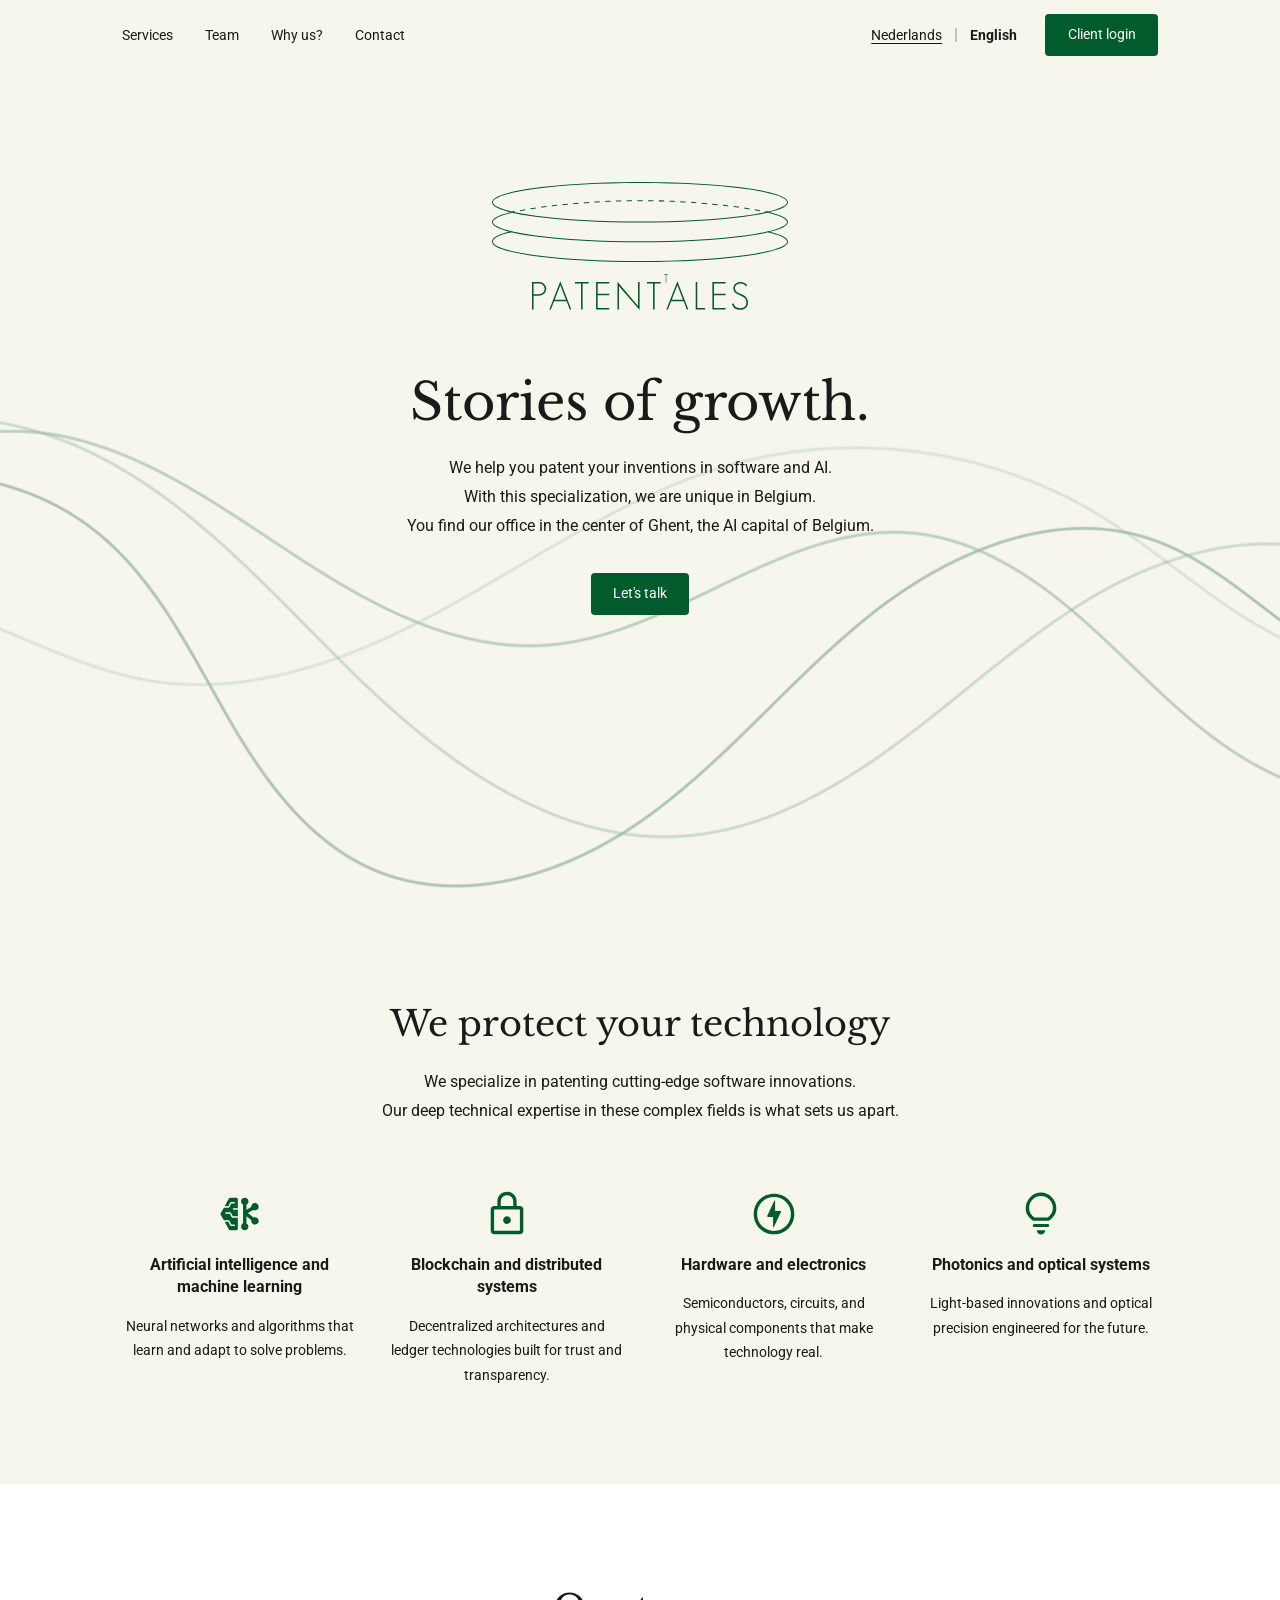
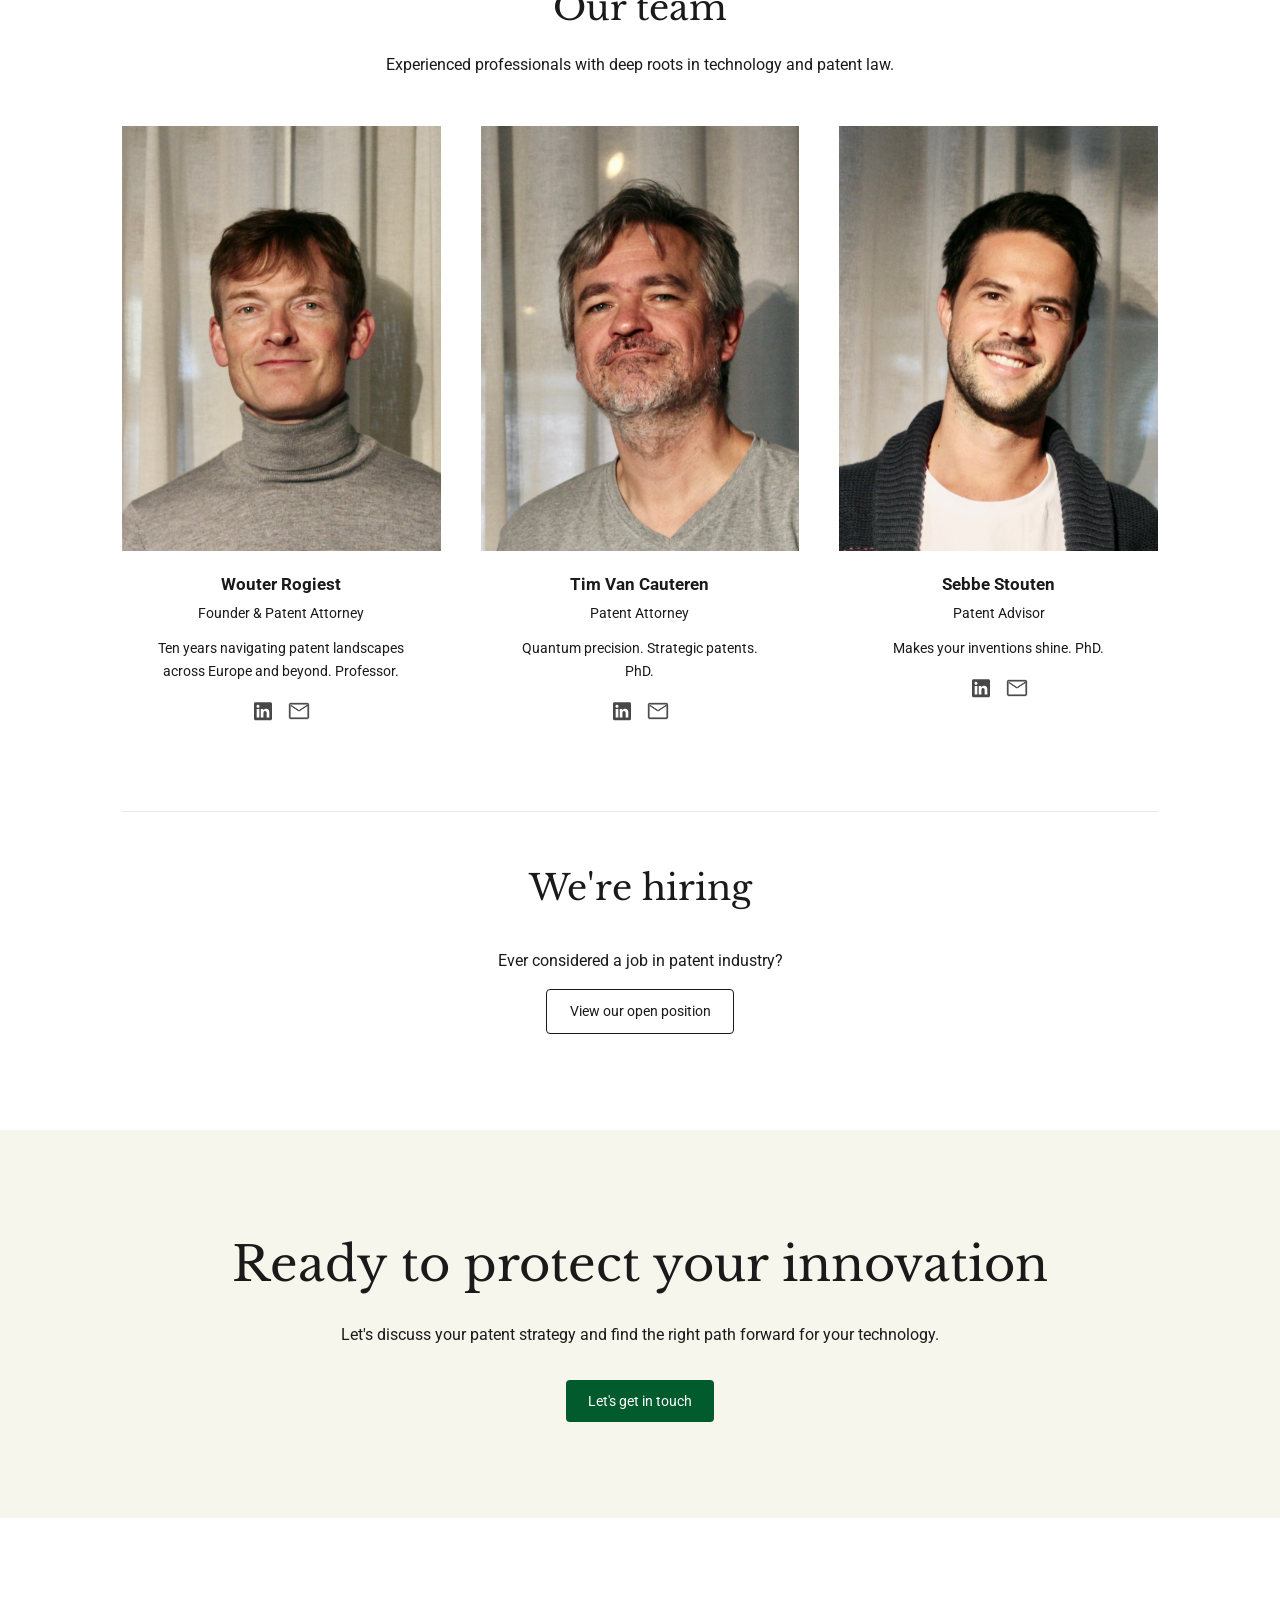
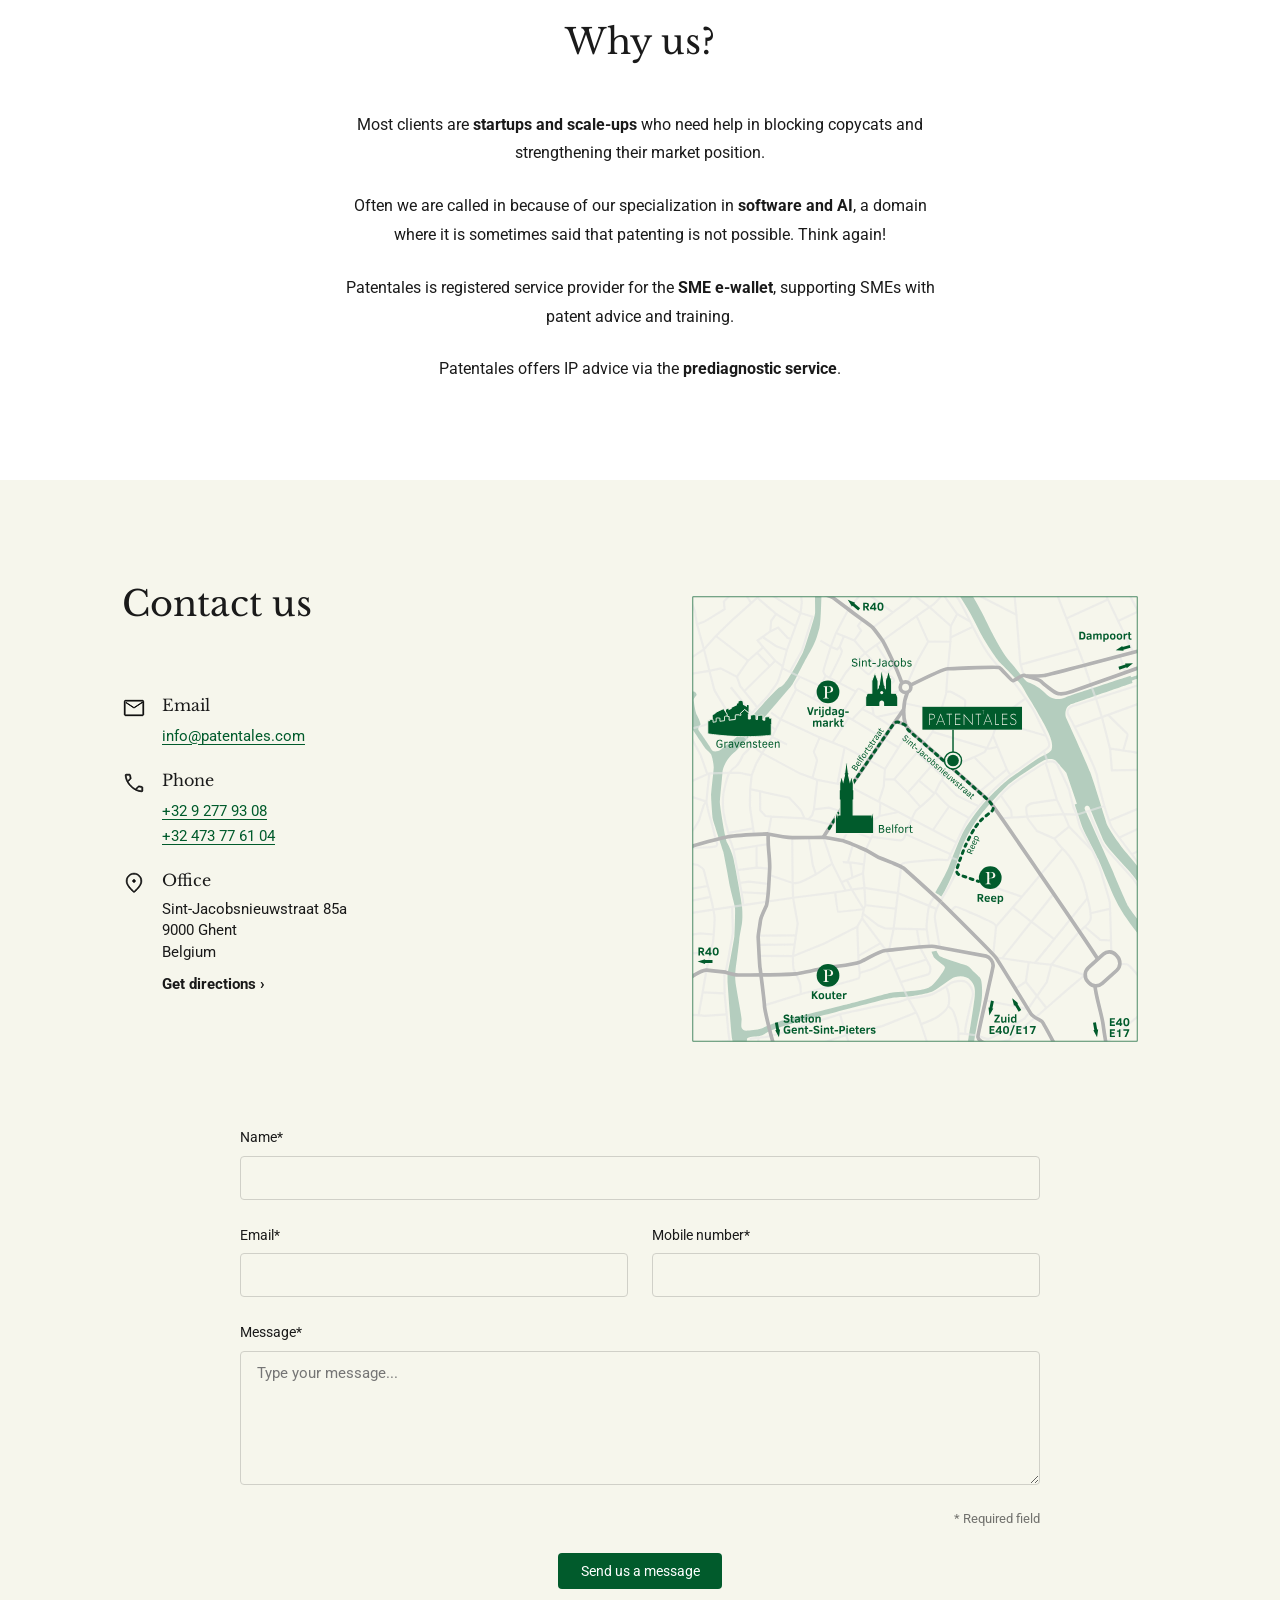
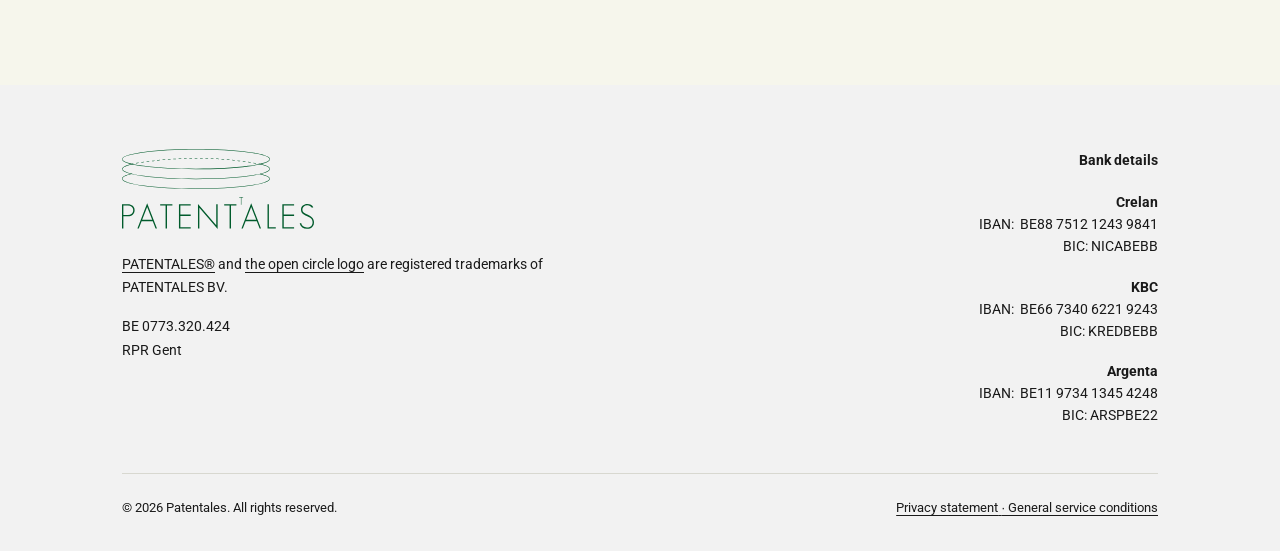
<file: index.html>
<!DOCTYPE html>
<html lang="en">
<head>
  <meta charset="UTF-8">
  <meta http-equiv="refresh" content="0; url=./en/">
  <title>Patentales</title>
</head>
<body>
  <script>window.location.replace('./en/');</script>
</body>
</html>
</file>
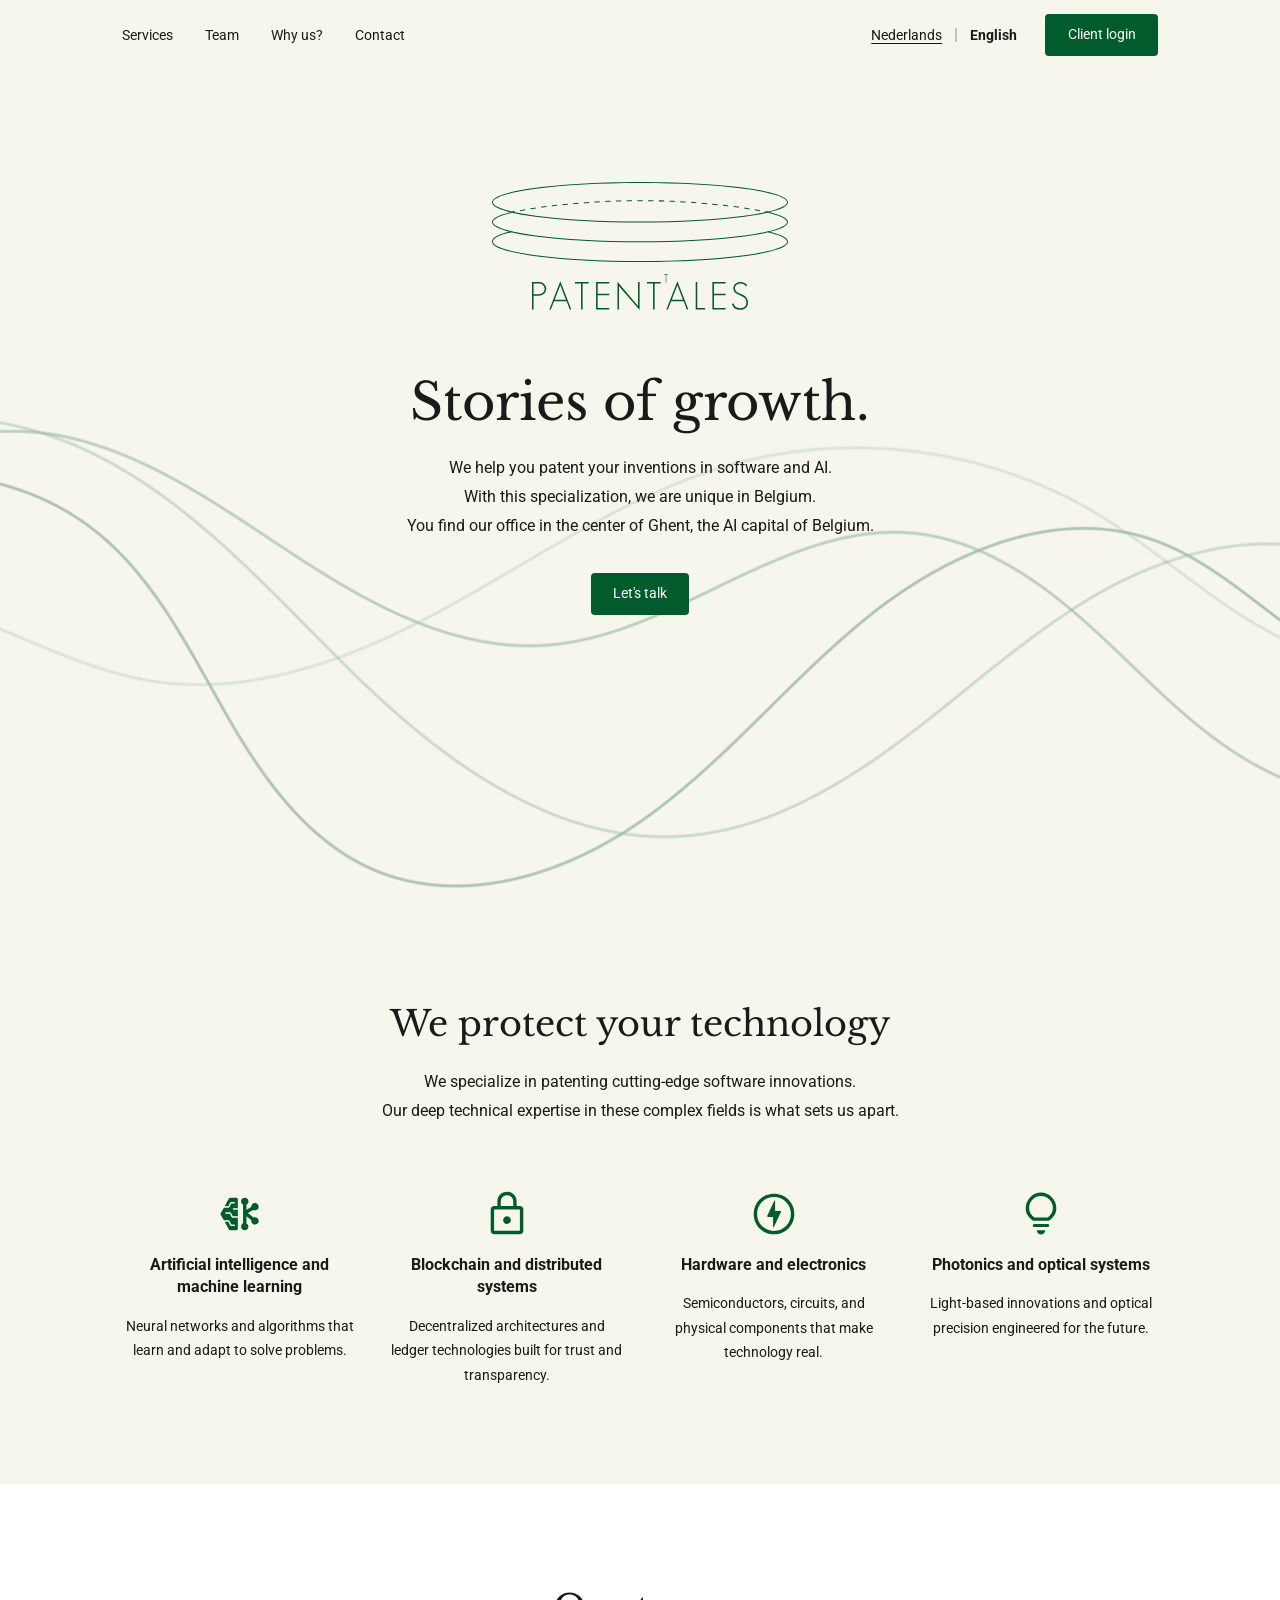
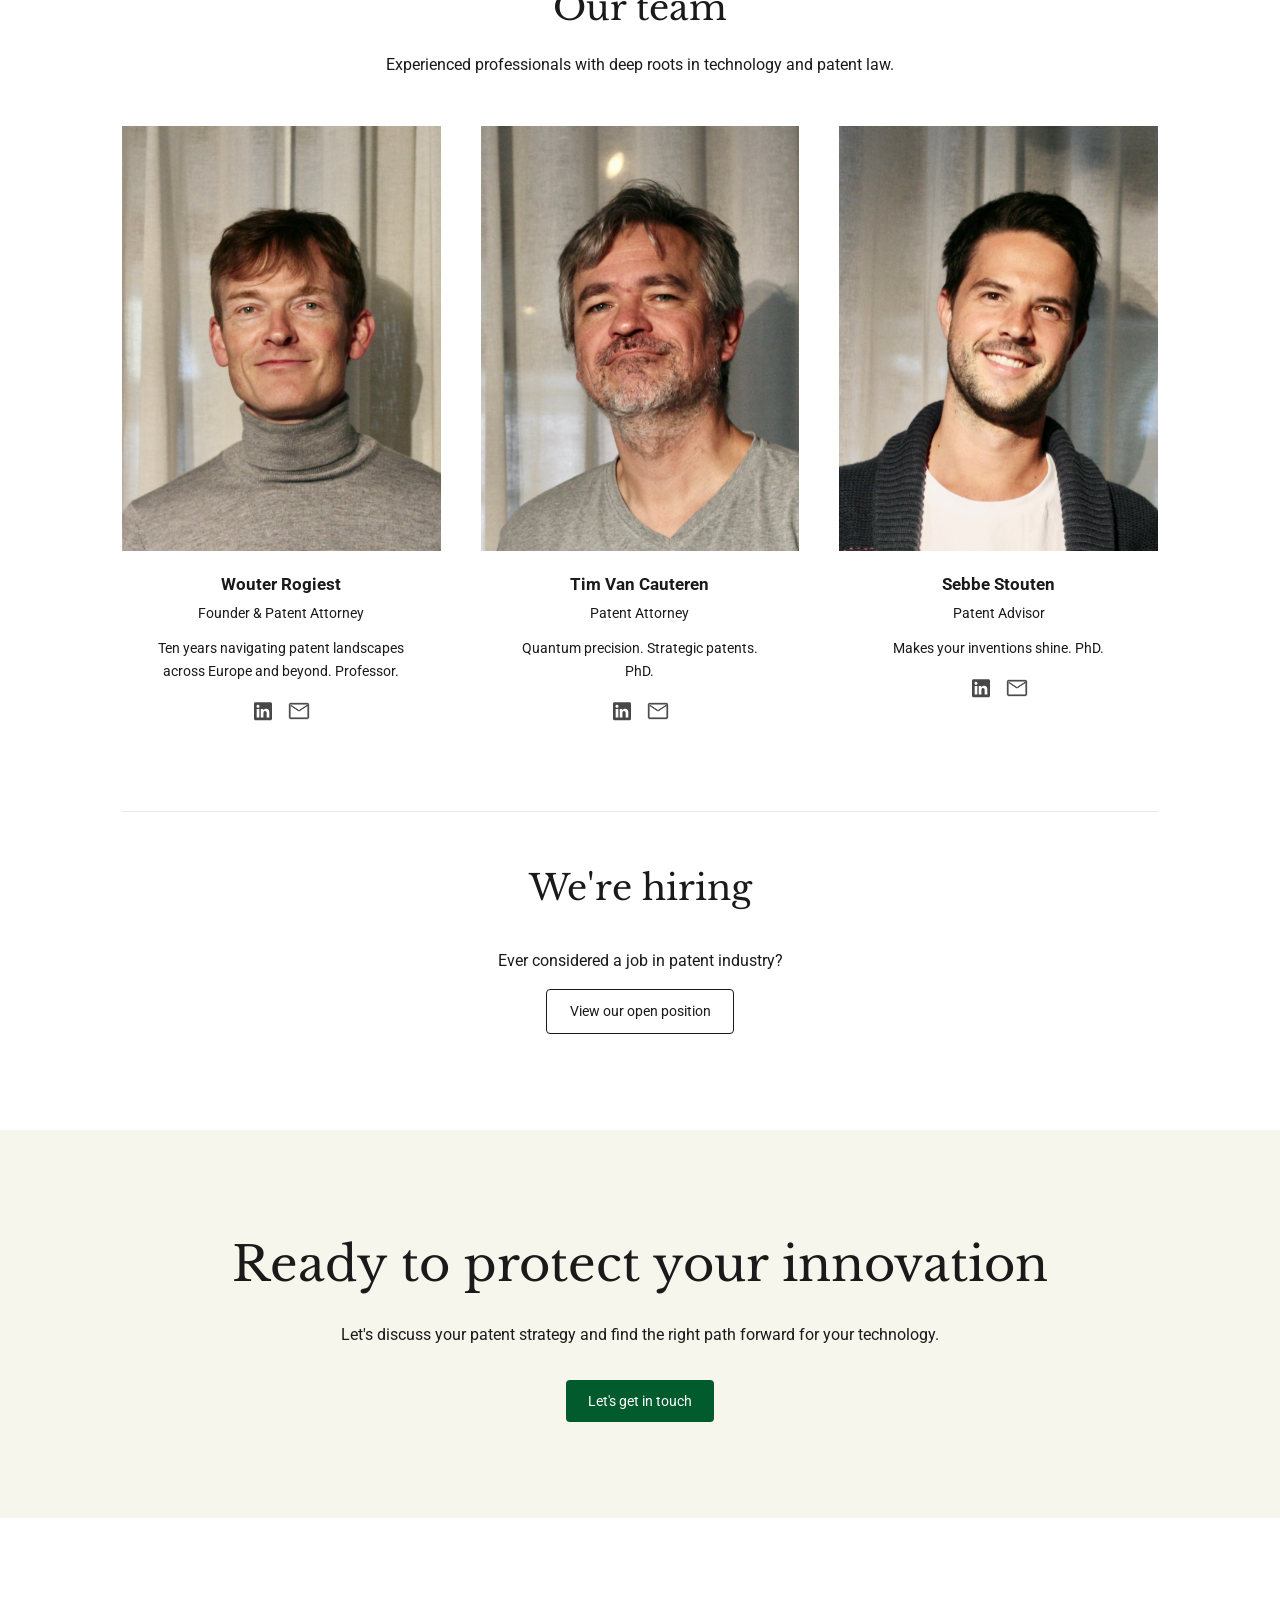
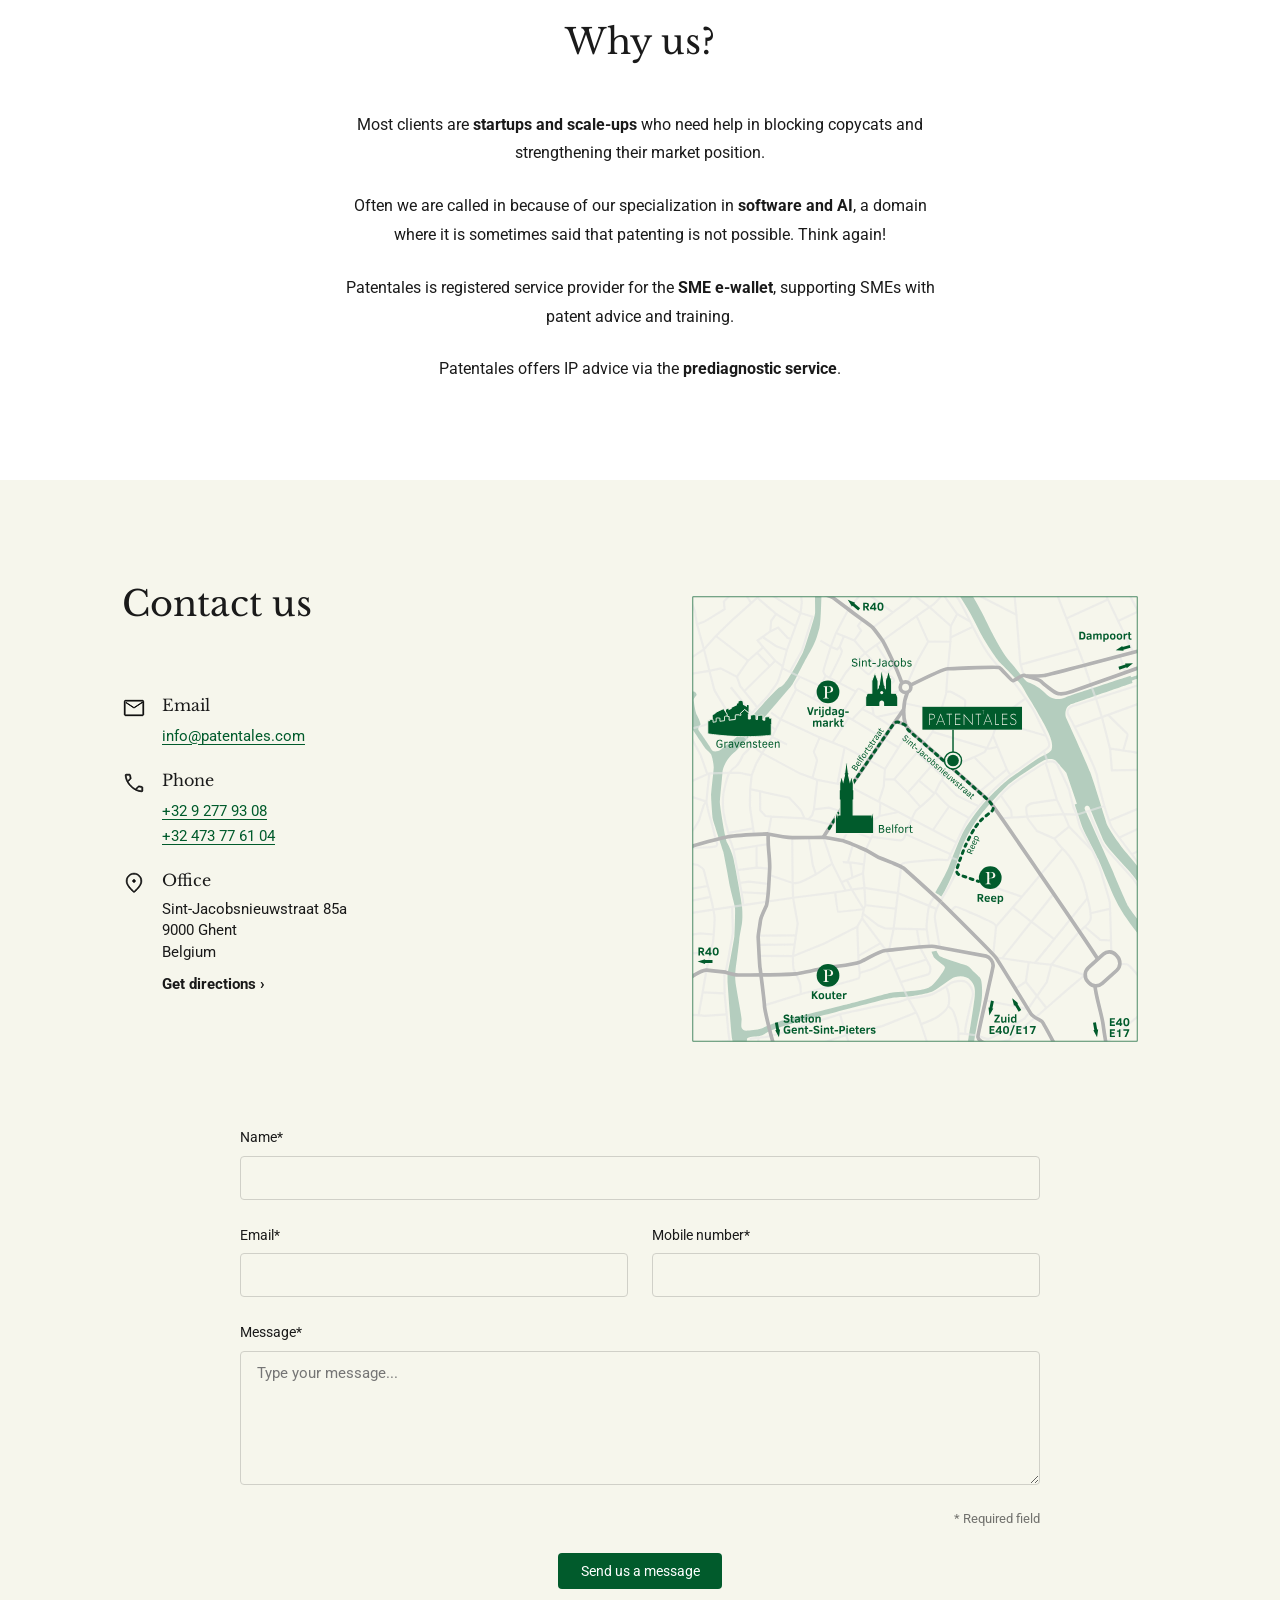
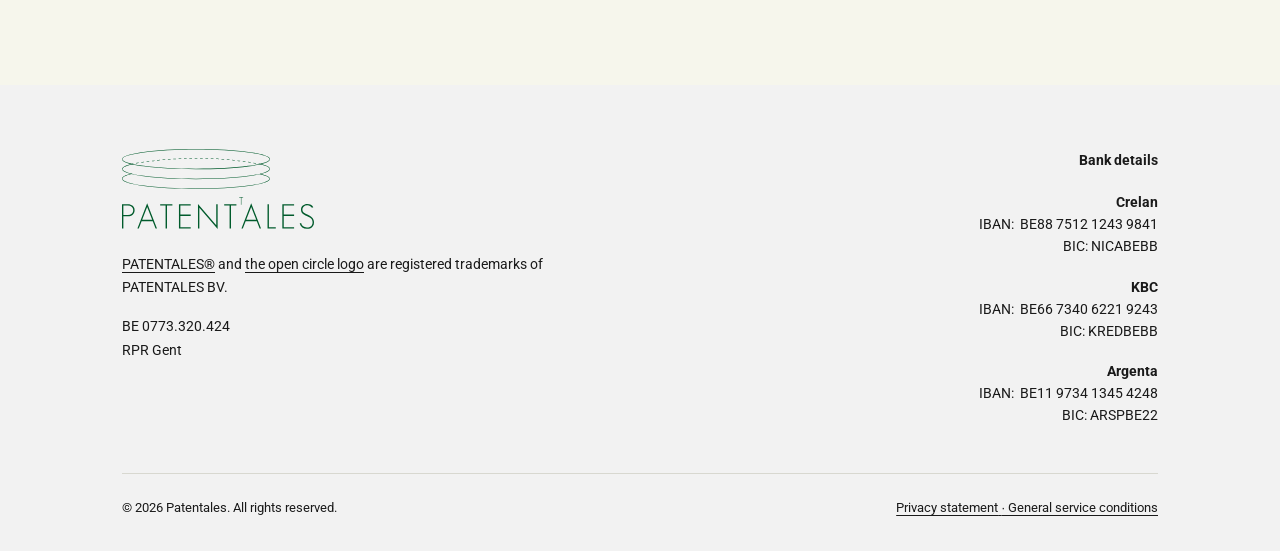
<file: en/index.html>
<!DOCTYPE html>
<html lang="en">
<head>
  <meta charset="UTF-8">
  <meta name="viewport" content="width=device-width, initial-scale=1.0">
  <title>Patentales · protecting software and AI · Ghent · BE</title>
  <link rel="icon" type="image/x-icon" href="../favicon.ico">
  <link rel="preconnect" href="https://fonts.googleapis.com">
  <link rel="preconnect" href="https://fonts.gstatic.com" crossorigin>
  <link href="https://fonts.googleapis.com/css2?family=Libre+Baskerville&family=Roboto:wght@400;700&display=swap" rel="stylesheet">
  <link rel="stylesheet" href="../style.css">
</head>
<body>

  <!-- NAVBAR yes -->
  <header class="site-header" id="site-header">
    <nav class="navbar">
      <ul class="nav-links nav-links--left">
        <li><a href="#services">Services</a></li>
        <li><a href="#team">Team</a></li>
        <li><a href="#why">Why us?</a></li>
        <li><a href="#contact">Contact</a></li>
      </ul>

      <a href="#" class="nav-logo nav-logo--hidden" id="nav-logo">
        <img src="../assets/images/logo-mark-small.svg" alt="Patentales" class="nav-logo__mark">
      </a>

      <ul class="nav-links nav-links--right">
        <li><a href="../nl/" class="nav-lang">Nederlands</a></li>
        <li class="nav-lang-divider">|</li>
        <li><span class="nav-lang nav-lang--active">English</span></li>
        <li><a href="https://europe.equinox-ipms.com/" target="_blank" rel="noopener" class="btn btn--primary">Client login</a></li>
      </ul>

      <button class="nav-hamburger" id="nav-hamburger" aria-label="Open menu" aria-expanded="false">
        <span></span>
        <span></span>
        <span></span>
      </button>
    </nav>

    <!-- MOBILE MENU -->
    <div class="nav-mobile" id="nav-mobile">
      <ul class="nav-mobile__links">
        <li><a href="#services">Services</a></li>
        <li><a href="#team">Team</a></li>
        <li><a href="#why">Why us?</a></li>
        <li><a href="#contact">Contact</a></li>
      </ul>
      <div class="nav-mobile__bottom">
        <a href="../nl/" class="nav-lang">Nederlands</a>
        <span class="nav-lang nav-lang--active">English</span>
        <a href="https://www.equinoxip.com/" target="_blank" rel="noopener" class="btn btn--primary">Client login</a>
      </div>
    </div>
  </header>

  <!-- HERO -->
  <section class="hero" id="hero">
    <div class="hero-logo">
      <img src="../assets/images/logo-mark.svg" alt="Patentales" class="hero-logo__mark">
      <img src="../assets/images/logo-wordmark.svg" alt="Patentales" class="hero-logo__wordmark">
    </div>

    <div class="hero-content">
      <h1 class="hero-headline">Stories of growth.</h1>
      <p class="hero-subtext">
        We help you patent your inventions in software and AI.<br>
        With this specialization, we are unique in Belgium.<br>
        You find our office in the center of Ghent, the AI capital of Belgium.
      </p>
      <a href="#contact" class="btn btn--primary">Let's talk</a>
    </div>

    <div class="hero-waves"></div>
  </section>

  <!-- SERVICES -->
  <section class="services" id="services">
    <div class="container">

      <div class="services-header">
        <h2 class="section-heading">We protect your technology</h2>
        <p class="services-subtext">
          We specialize in patenting cutting-edge software innovations.<br>
          Our deep technical expertise in these complex fields is what sets us apart.
        </p>
      </div>

      <div class="services-grid">

        <div class="service-item">
          <img src="../assets/images/icon-ai.svg" alt="" class="service-icon">
          <h3 class="service-title">Artificial intelligence and machine learning</h3>
          <p class="service-desc">Neural networks and algorithms that learn and adapt to solve problems.</p>
        </div>

        <div class="service-item">
          <img src="../assets/images/icon-lock.svg" alt="" class="service-icon">
          <h3 class="service-title">Blockchain and distributed systems</h3>
          <p class="service-desc">Decentralized architectures and ledger technologies built for trust and transparency.</p>
        </div>

        <div class="service-item">
          <img src="../assets/images/icon-energy.svg" alt="" class="service-icon">
          <h3 class="service-title">Hardware and electronics</h3>
          <p class="service-desc">Semiconductors, circuits, and physical components that make technology real.</p>
        </div>

        <div class="service-item">
          <img src="../assets/images/icon-lightbulb.svg" alt="" class="service-icon">
          <h3 class="service-title">Photonics and optical systems</h3>
          <p class="service-desc">Light-based innovations and optical precision engineered for the future.</p>
        </div>

      </div>
    </div>
  </section>

  <!-- TEAM -->
  <section class="team" id="team">
    <div class="container">

      <div class="team-header">
        <h2 class="section-heading">Our team</h2>
        <p class="team-subtext">Experienced professionals with deep roots in technology and patent law.</p>
      </div>

      <div class="team-grid" id="team-grid">
        <!-- populated by JavaScript -->
      </div>

      <!-- WE'RE HIRING -->
      <div class="hiring">
        <h2 class="section-heading">We're hiring</h2>
        <p class="hiring-subtext">Ever considered a job in patent industry?</p>
        <a href="https://patentales.com/assets/VacaturePatentalesPatentAdviser.pdf"
          target="_blank"
          rel="noopener"
          class="btn btn--outline">View our open position</a>
      </div>

    </div>
  </section>

  <!-- CTA BANNER -->
  <section class="cta-banner">
    <div class="container">
      <h2 class="cta-banner__heading">Ready to protect your innovation</h2>
      <p class="cta-banner__subtext">Let's discuss your patent strategy and find the right path forward for your technology.</p>
      <a href="#contact" class="btn btn--primary">Let's get in touch</a>
    </div>
  </section>

  <section class="quotes" id="quotes" hidden>
    <div class="container">
      <div class="quotes-carousel">

        <!-- slides injected by JS -->
        <div class="quotes-track" id="quotes-track"></div>

        <!-- controls -->
        <div class="quotes-controls">
          <div class="quotes-dots" id="quotes-dots"></div>
          <div class="quotes-arrows">
            <button class="quotes-arrow quotes-arrow--prev" id="quotes-prev" aria-label="Previous quote">←</button>
            <button class="quotes-arrow quotes-arrow--next" id="quotes-next" aria-label="Next quote">→</button>
          </div>
        </div>

      </div>
    </div>
  </section>

  <!-- WHY US -->
  <section class="why-us" id="why">
    <div class="container">

      <h2 class="section-heading">Why us?</h2>

      <div class="why-us__content">
        <p>Most clients are <strong>startups and scale-ups</strong> who need help in
        blocking copycats and strengthening their market position.</p>

        <p>Often we are called in because of our specialization in
        <strong>software and AI</strong>, a domain where it is sometimes said that
        patenting is not possible. Think again!</p>

        <p>Patentales is registered service provider for the <strong>SME e-wallet</strong>,
        supporting SMEs with patent advice and training.</p>

        <p>Patentales offers IP advice via the <strong>prediagnostic service</strong>.</p>
      </div>

    </div>
  </section>

  <!-- CONTACT -->
  <section class="contact" id="contact">
    <div class="container">

      <div class="contact-top">

        <!-- LEFT: CONTACT DETAILS -->
        <div class="contact-details">
          <h2 class="section-heading contact-heading">Contact us</h2>

          <div class="contact-item">
            <img src="../assets/images/icon-mail.svg" alt="" class="contact-icon">
            <div>
              <p class="contact-label">Email</p>
              <a href="mailto:info@patentales.com" class="contact-link">info@patentales.com</a>
            </div>
          </div>

          <div class="contact-item">
            <img src="../assets/images/icon-phone.svg" alt="" class="contact-icon">
            <div>
              <p class="contact-label">Phone</p>
              <a href="tel:+3292779308" class="contact-link">+32 9 277 93 08</a>
              <a href="tel:+32473776104" class="contact-link">+32 473 77 61 04</a>
            </div>
          </div>

          <div class="contact-item">
            <img src="../assets/images/icon-location.svg" alt="" class="contact-icon">
            <div>
              <p class="contact-label">Office</p>
              <p class="contact-address">
                Sint-Jacobsnieuwstraat 85a<br>
                9000 Ghent<br>
                Belgium
              </p>
              <a href="https://maps.google.com/?q=Sint-Jacobsnieuwstraat+85a,+9000+Ghent"
                target="_blank"
                rel="noopener"
                class="contact-directions">
                Get directions <span aria-hidden="true">›</span>
              </a>
            </div>
          </div>
        </div>

        <!-- RIGHT: MAP -->
        <div class="contact-map">
          <img src="../assets/images/patentales-map.svg" alt="Map showing Patentales office location in Ghent">
        </div>

      </div>

      <!-- FORM -->
      <div class="contact-form-wrap">
        <form action="https://formspree.io/f/mzdqvjad" method="POST" class="contact-form">

          <div class="form-field">
            <label for="name">Name*</label>
            <input type="text" id="name" name="name" required>
          </div>

          <div class="form-row">
            <div class="form-field">
              <label for="email">Email*</label>
              <input type="email" id="email" name="email" required>
            </div>

            <div class="form-field">
              <label for="mobile">Mobile number*</label>
              <input type="tel" id="mobile" name="mobile" required>
            </div>
          </div>

          <div class="form-field">
            <label for="message">Message*</label>
            <textarea id="message" name="message" rows="6" placeholder="Type your message..." required></textarea>
          </div>

          <p class="form-note">* Required field</p>

          <div class="form-submit">
            <button type="submit" class="btn btn--primary">Send us a message</button>
          </div>

        </form>
      </div>

    </div>
  </section>

  <!-- FOOTER -->
  <footer class="footer">
    <div class="container">

      <div class="footer-top">

        <!-- LEFT: LOGO + LEGAL -->
        <div class="footer-left">
          <div class="footer-logo">
            <img src="../assets/images/logo-mark.svg" alt="Patentales" class="footer-logo__mark">
            <img src="../assets/images/logo-wordmark.svg" alt="Patentales" class="footer-logo__wordmark">
          </div>

          <p class="footer-trademark">
            <a href="https://boip.int/en/trademarks-register?app=%2Fitem%2Fbx1449347"
              target="_blank" rel="noopener">PATENTALES®</a>
            and
            <a href="https://boip.int/en/trademarks-register?app=%2Fitem%2Fbx1458730"
              target="_blank" rel="noopener">the open circle logo</a>
            are registered trademarks of PATENTALES BV.
          </p>

          <p class="footer-registration">
            BE 0773.320.424<br>
            RPR Gent
          </p>
        </div>

        <!-- RIGHT: BANK DETAILS -->
        <div class="footer-bank">
          <p class="footer-bank__heading">Bank details</p>

          <div class="footer-bank__entry">
            <p class="footer-bank__name">Crelan</p>
            <p>IBAN:&nbsp; BE88 7512 1243 9841</p>
            <p>BIC: NICABEBB</p>
          </div>

          <div class="footer-bank__entry">
            <p class="footer-bank__name">KBC</p>
            <p>IBAN:&nbsp; BE66 7340 6221 9243</p>
            <p>BIC: KREDBEBB</p>
          </div>

          <div class="footer-bank__entry">
            <p class="footer-bank__name">Argenta</p>
            <p>IBAN:&nbsp; BE11 9734 1345 4248</p>
            <p>BIC: ARSPBE22</p>
          </div>
        </div>

      </div>

      <hr class="footer-divider">

      <div class="footer-bottom">
        <p class="footer-copyright">© 2026 Patentales. All rights reserved.</p>
        <p class="footer-conditions"><a href="../assets/Privacyverklaring+Patentales.pdf"
          target="_blank"
          rel="noopener"
          class="footer-conditions">Privacy statement</a>
          <a>∙</a>
        <a href="../assets/GeneralServiceConditions+Patentales.pdf"
          target="_blank"
          rel="noopener"
          class="footer-conditions">General service conditions</a></p>
      </div>

    </div>
  </footer>

  <script src="../script.js"></script>
</body>
</html>
</file>
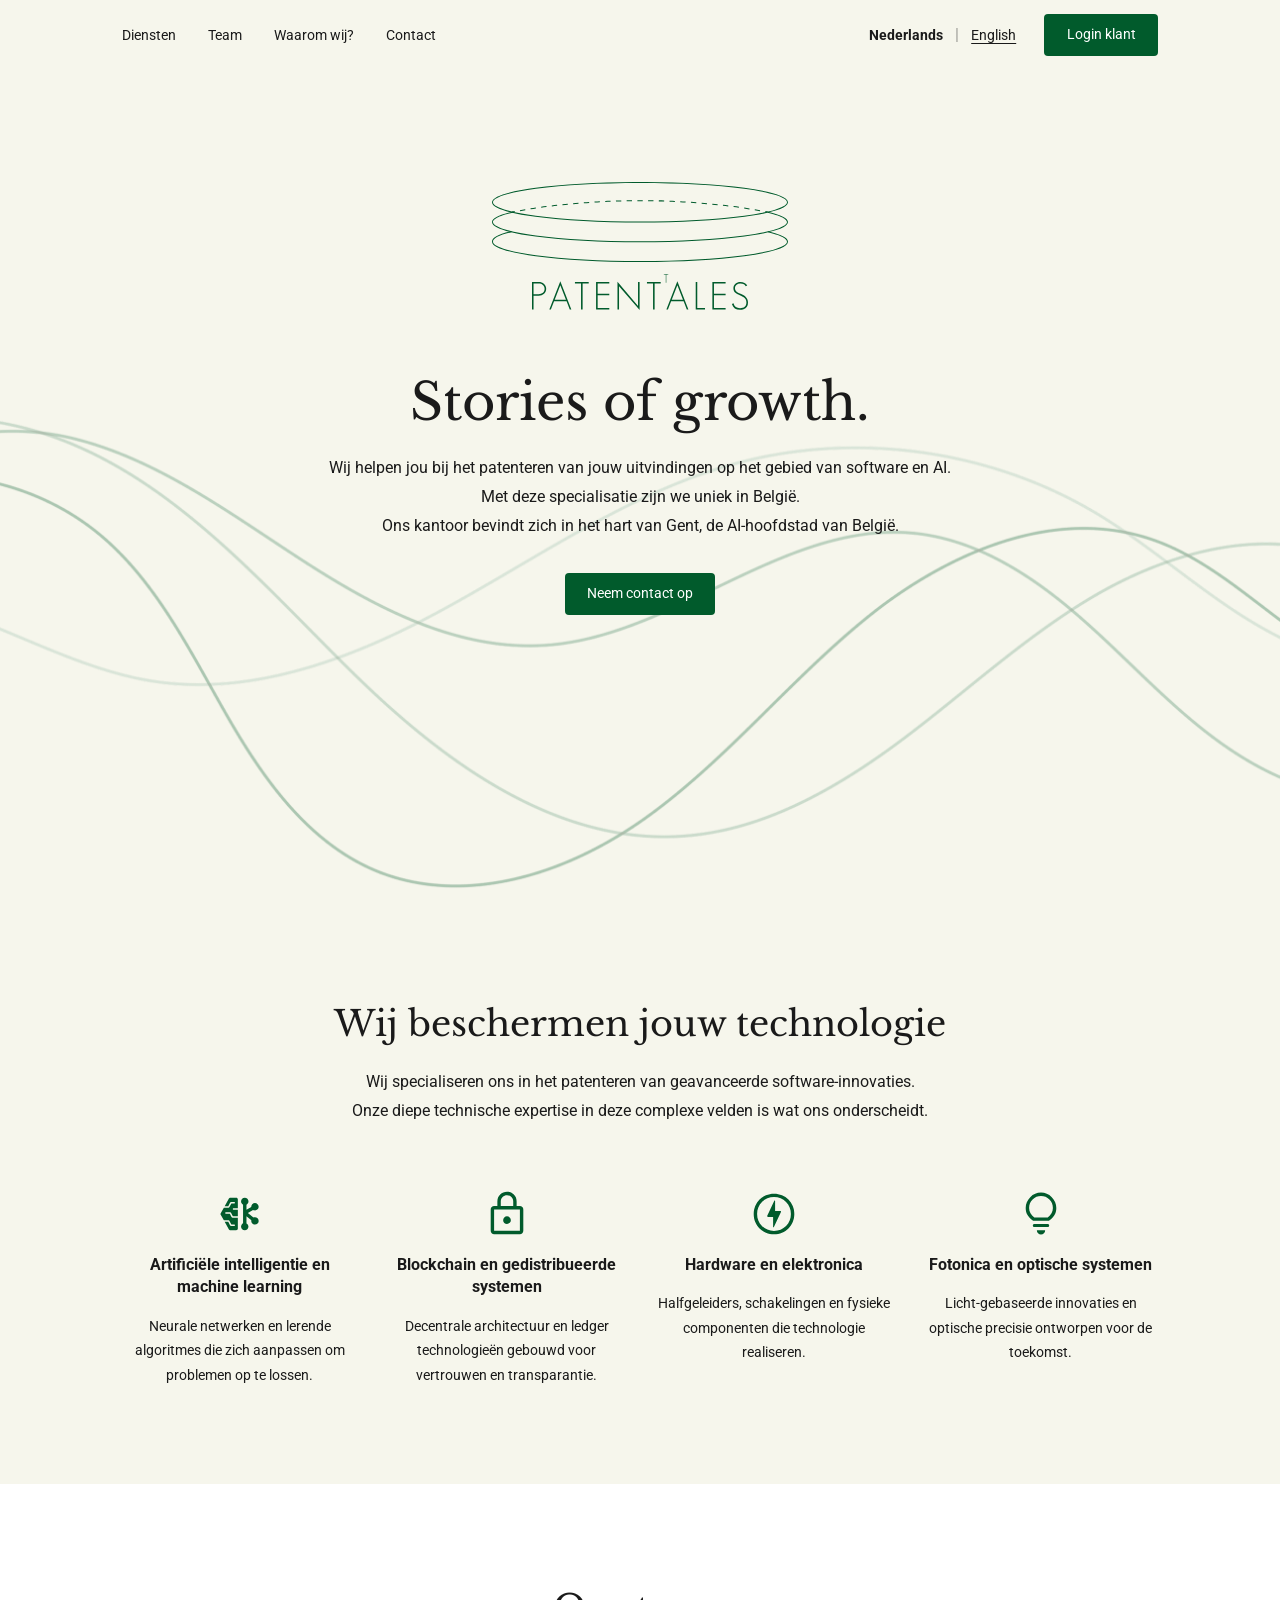
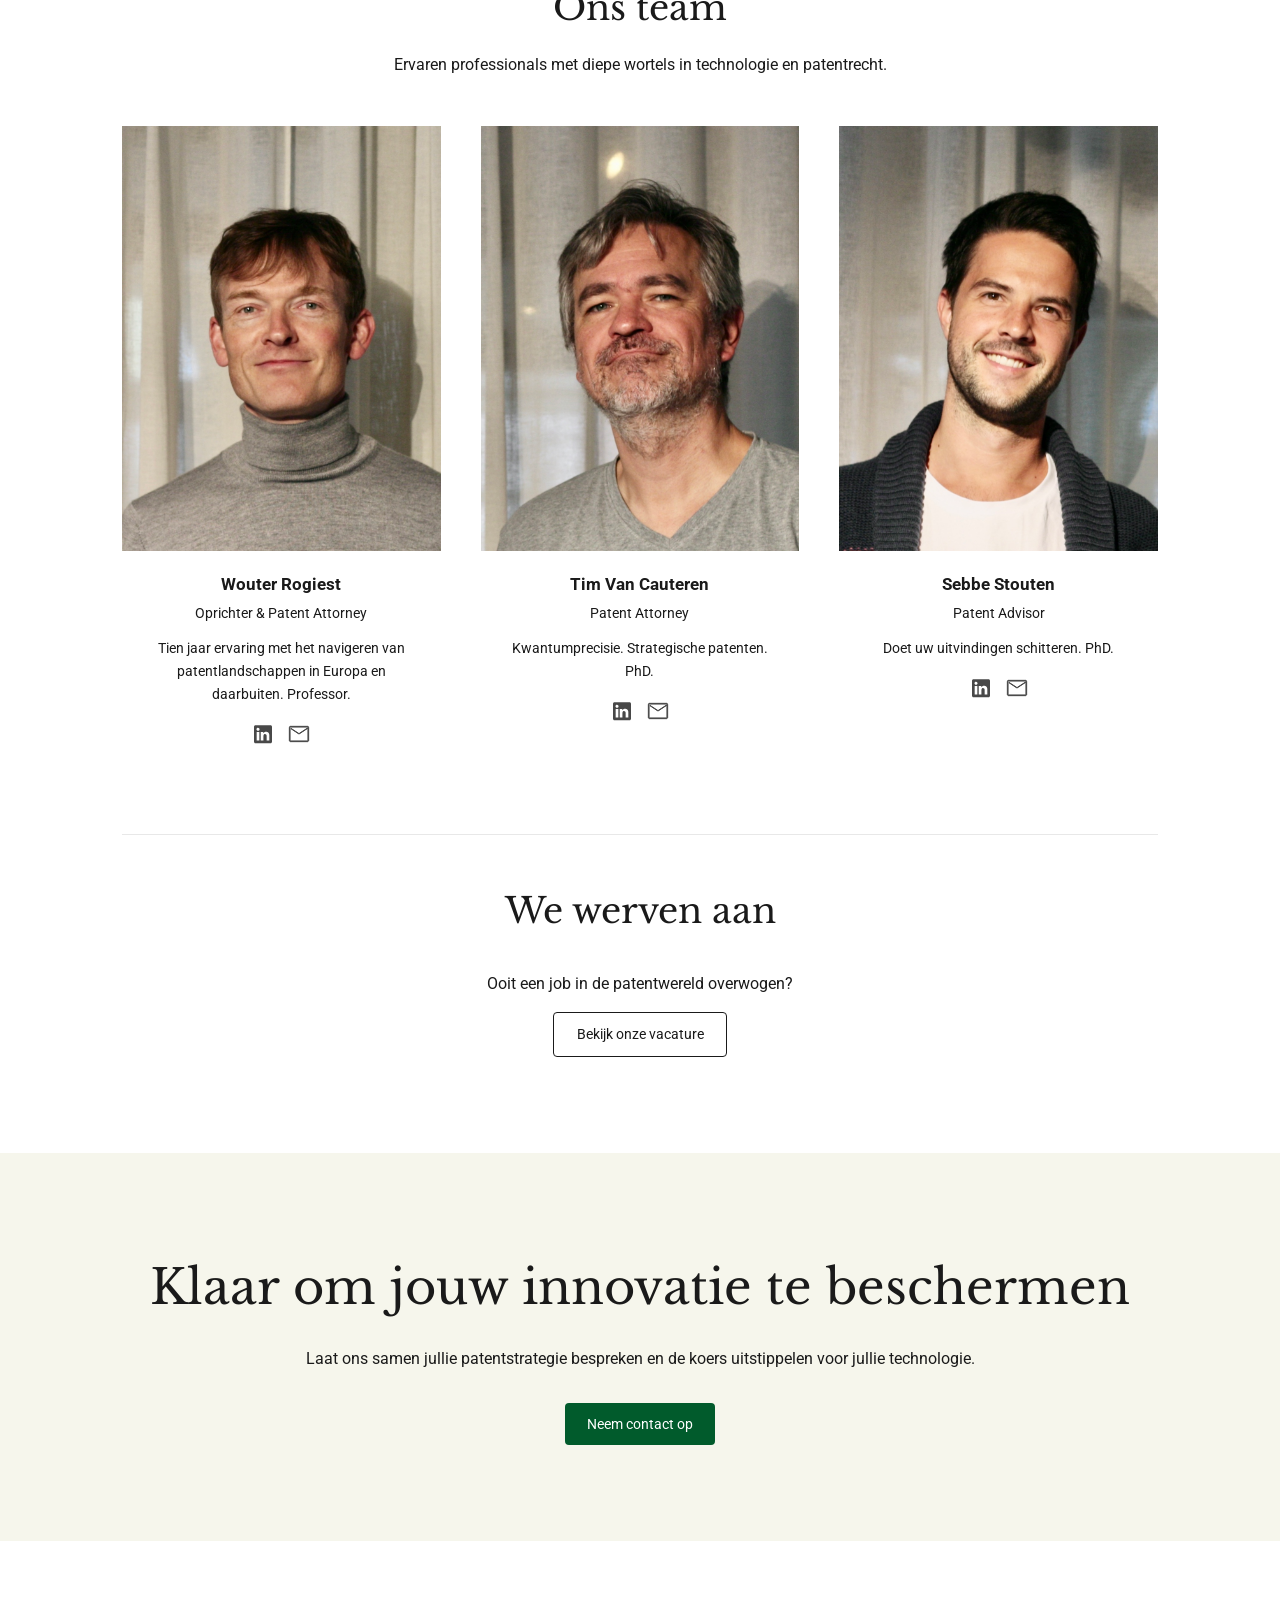
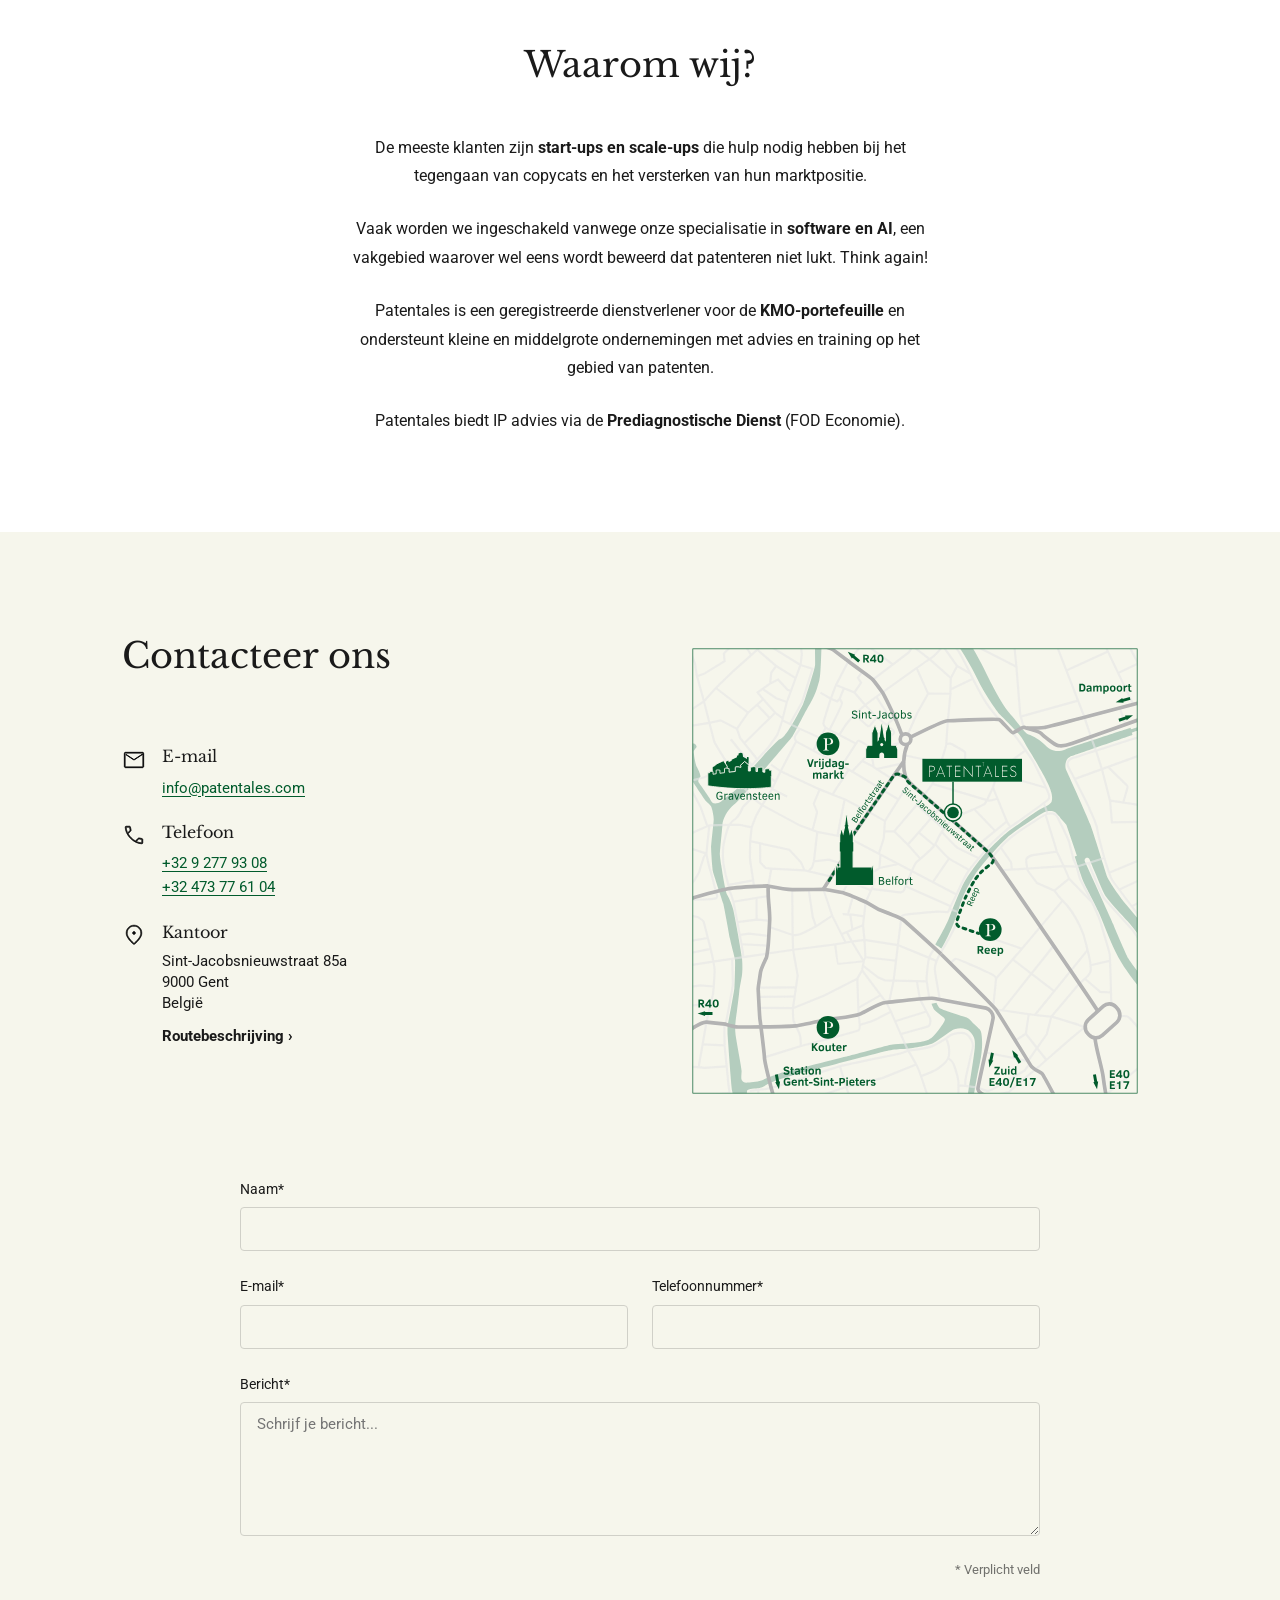
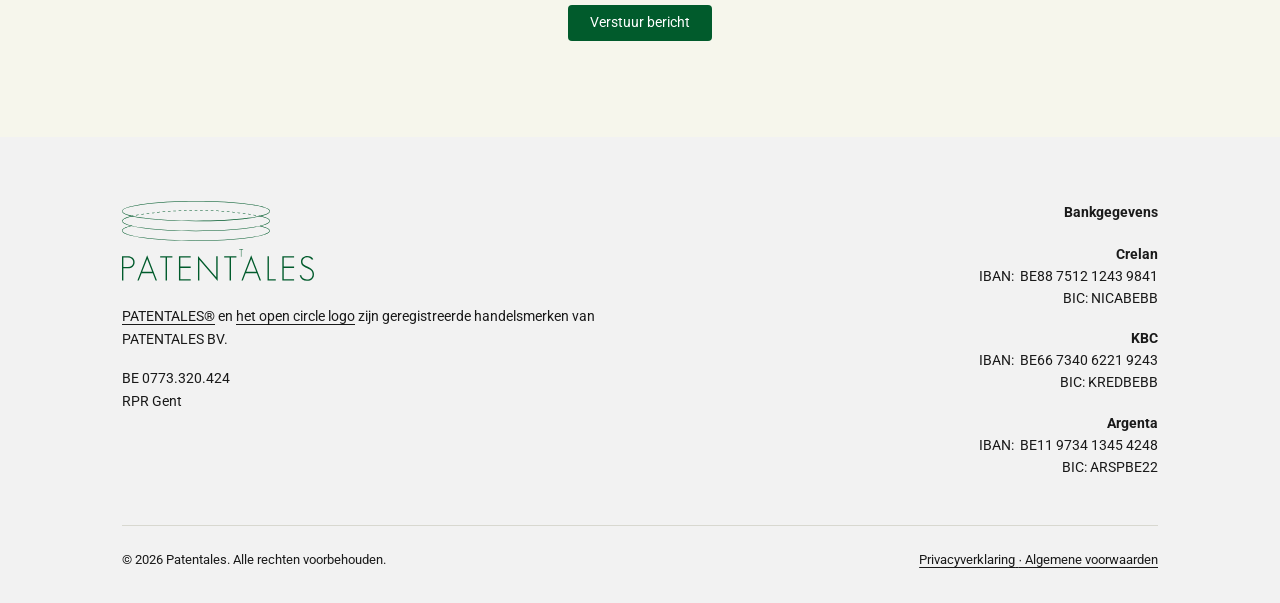
<file: nl/index.html>
<!DOCTYPE html>
<html lang="nl">
<head>
  <meta charset="UTF-8">
  <meta name="viewport" content="width=device-width, initial-scale=1.0">
  <title>Patentales · bescherming voor software en AI · Gent · BE</title>
  <link rel="icon" type="image/x-icon" href="../favicon.ico">
  <link rel="preconnect" href="https://fonts.googleapis.com">
  <link rel="preconnect" href="https://fonts.gstatic.com" crossorigin>
  <link href="https://fonts.googleapis.com/css2?family=Libre+Baskerville&family=Roboto:wght@400;700&display=swap" rel="stylesheet">
  <link rel="stylesheet" href="../style.css">
</head>
<body>

  <!-- NAVBAR -->
  <header class="site-header" id="site-header">
    <nav class="navbar">
      <ul class="nav-links nav-links--left">
        <li><a href="#services">Diensten</a></li>
        <li><a href="#team">Team</a></li>
        <li><a href="#why">Waarom wij?</a></li>
        <li><a href="#contact">Contact</a></li>
      </ul>

      <a href="#" class="nav-logo nav-logo--hidden" id="nav-logo">
        <img src="../assets/images/logo-mark-small.svg" alt="Patentales" class="nav-logo__mark">
      </a>

      <ul class="nav-links nav-links--right">
        <li><span class="nav-lang nav-lang--active">Nederlands</span></li>
        <li class="nav-lang-divider">|</li>
        <li><a href="../en/" class="nav-lang">English</a></li>
        <li><a href="https://europe.equinox-ipms.com/" target="_blank" rel="noopener" class="btn btn--primary">Login klant</a></li>
      </ul>

      <button class="nav-hamburger" id="nav-hamburger" aria-label="Open menu" aria-expanded="false">
        <span></span>
        <span></span>
        <span></span>
      </button>
    </nav>

    <!-- MOBILE MENU -->
    <div class="nav-mobile" id="nav-mobile">
      <ul class="nav-mobile__links">
        <li><a href="#services">Diensten</a></li>
        <li><a href="#team">Team</a></li>
        <li><a href="#why">Waarom wij?</a></li>
        <li><a href="#contact">Contact</a></li>
      </ul>
      <div class="nav-mobile__bottom">
        <span class="nav-lang nav-lang--active">Nederlands</span>
        <a href="../en/" class="nav-lang">English</a>
        <a href="https://www.equinoxip.com/" target="_blank" rel="noopener" class="btn btn--primary">Login klant</a>
      </div>
    </div>
  </header>

  <!-- HERO -->
  <section class="hero" id="hero">
    <div class="hero-logo">
      <img src="../assets/images/logo-mark.svg" alt="Patentales" class="hero-logo__mark">
      <img src="../assets/images/logo-wordmark.svg" alt="Patentales" class="hero-logo__wordmark">
    </div>

    <div class="hero-content">
      <h1 class="hero-headline">Stories of growth.</h1>
      <p class="hero-subtext">
        Wij helpen jou bij het patenteren van jouw uitvindingen op het gebied van software en AI.<br>
        Met deze specialisatie zijn we uniek in België.<br>
        Ons kantoor bevindt zich in het hart van Gent, de AI-hoofdstad van België.
      </p>
      <a href="#contact" class="btn btn--primary">Neem contact op</a>
    </div>

    <div class="hero-waves"></div>
  </section>

  <!-- SERVICES -->
  <section class="services" id="services">
    <div class="container">

      <div class="services-header">
        <h2 class="section-heading">Wij beschermen jouw technologie</h2>
        <p class="services-subtext">
          Wij specialiseren ons in het patenteren van geavanceerde software-innovaties.<br>
          Onze diepe technische expertise in deze complexe velden is wat ons onderscheidt.
        </p>
      </div>

      <div class="services-grid">

        <div class="service-item">
          <img src="../assets/images/icon-ai.svg" alt="" class="service-icon">
          <h3 class="service-title">Artificiële intelligentie en machine learning</h3>
          <p class="service-desc">Neurale netwerken en lerende algoritmes die zich aanpassen om problemen op te lossen.</p>
        </div>

        <div class="service-item">
          <img src="../assets/images/icon-lock.svg" alt="" class="service-icon">
          <h3 class="service-title">Blockchain en gedistribueerde systemen</h3>
          <p class="service-desc">Decentrale architectuur en ledger technologieën gebouwd voor vertrouwen en transparantie.</p>
        </div>

        <div class="service-item">
          <img src="../assets/images/icon-energy.svg" alt="" class="service-icon">
          <h3 class="service-title">Hardware en elektronica</h3>
          <p class="service-desc">Halfgeleiders, schakelingen en fysieke componenten die technologie realiseren.</p>
        </div>

        <div class="service-item">
          <img src="../assets/images/icon-lightbulb.svg" alt="" class="service-icon">
          <h3 class="service-title">Fotonica en optische systemen</h3>
          <p class="service-desc">Licht-gebaseerde innovaties en optische precisie ontworpen voor de toekomst.</p>
        </div>

      </div>
    </div>
  </section>

  <!-- TEAM -->
  <section class="team" id="team">
    <div class="container">

      <div class="team-header">
        <h2 class="section-heading">Ons team</h2>
        <p class="team-subtext">Ervaren professionals met diepe wortels in technologie en patentrecht.</p>
      </div>

      <div class="team-grid" id="team-grid">
        <!-- populated by JavaScript -->
      </div>

      <!-- WE'RE HIRING -->
      <div class="hiring">
        <h2 class="section-heading">We werven aan</h2>
        <p class="hiring-subtext">Ooit een job in de patentwereld overwogen?</p>
        <a href="https://patentales.com/assets/VacaturePatentalesPatentAdviser.pdf"
          target="_blank"
          rel="noopener"
          class="btn btn--outline">Bekijk onze vacature</a>
      </div>

    </div>
  </section>

  <!-- CTA BANNER -->
  <section class="cta-banner">
    <div class="container">
      <h2 class="cta-banner__heading">Klaar om jouw innovatie te beschermen</h2>
      <p class="cta-banner__subtext">Laat ons samen jullie patentstrategie bespreken en de koers uitstippelen voor jullie technologie.</p>
      <a href="#contact" class="btn btn--primary">Neem contact op</a>
    </div>
  </section>

  <!-- QUOTES -->
  <section class="quotes" id="quotes" hidden>
    <div class="container">
      <div class="quotes-carousel">

        <!-- slides injected by JS -->
        <div class="quotes-track" id="quotes-track"></div>

        <!-- controls -->
        <div class="quotes-controls">
          <div class="quotes-dots" id="quotes-dots"></div>
          <div class="quotes-arrows">
            <button class="quotes-arrow quotes-arrow--prev" id="quotes-prev" aria-label="Previous quote">←</button>
            <button class="quotes-arrow quotes-arrow--next" id="quotes-next" aria-label="Next quote">→</button>
          </div>
        </div>

      </div>
    </div>
  </section>

  <!-- WHY US -->
  <section class="why-us" id="why">
    <div class="container">

      <h2 class="section-heading">Waarom wij?</h2>

      <div class="why-us__content">
        <p>De meeste klanten zijn <strong>start-ups en scale-ups</strong> die hulp nodig hebben bij
        het tegengaan van copycats en het versterken van hun marktpositie.</p>

        <p>Vaak worden we ingeschakeld vanwege onze specialisatie in <strong>software en AI</strong>, een vakgebied waarover wel eens wordt beweerd dat patenteren niet lukt. Think again!</p>

        <p>Patentales is een geregistreerde dienstverlener voor de <strong>KMO-portefeuille</strong>
        en ondersteunt kleine en middelgrote ondernemingen met advies en training op het gebied van patenten.</p>

        <p>Patentales biedt IP advies via de <strong>Prediagnostische Dienst</strong> (FOD Economie).</p>
      </div>

    </div>
  </section>

  <!-- CONTACT -->
  <section class="contact" id="contact">
    <div class="container">

      <div class="contact-top">

        <!-- LEFT: CONTACT DETAILS -->
        <div class="contact-details">
          <h2 class="section-heading contact-heading">Contacteer ons</h2>

          <div class="contact-item">
            <img src="../assets/images/icon-mail.svg" alt="" class="contact-icon">
            <div>
              <p class="contact-label">E-mail</p>
              <a href="mailto:info@patentales.com" class="contact-link">info@patentales.com</a>
            </div>
          </div>

          <div class="contact-item">
            <img src="../assets/images/icon-phone.svg" alt="" class="contact-icon">
            <div>
              <p class="contact-label">Telefoon</p>
              <a href="tel:+3292779308" class="contact-link">+32 9 277 93 08</a>
              <a href="tel:+32473776104" class="contact-link">+32 473 77 61 04</a>
            </div>
          </div>

          <div class="contact-item">
            <img src="../assets/images/icon-location.svg" alt="" class="contact-icon">
            <div>
              <p class="contact-label">Kantoor</p>
              <p class="contact-address">
                Sint-Jacobsnieuwstraat 85a<br>
                9000 Gent<br>
                België
              </p>
              <a href="https://maps.google.com/?q=Sint-Jacobsnieuwstraat+85a,+9000+Ghent"
                target="_blank"
                rel="noopener"
                class="contact-directions">
                Routebeschrijving <span aria-hidden="true">›</span>
              </a>
            </div>
          </div>
        </div>

        <!-- RIGHT: MAP -->
        <div class="contact-map">
          <img src="../assets/images/patentales-map.svg" alt="Map showing Patentales office location in Ghent">
        </div>

      </div>

      <!-- FORM -->
      <div class="contact-form-wrap">
        <form action="https://formspree.io/f/mzdqvjad" method="POST" class="contact-form">

          <div class="form-field">
            <label for="name">Naam*</label>
            <input type="text" id="name" name="name" required>
          </div>

          <div class="form-row">
            <div class="form-field">
              <label for="email">E-mail*</label>
              <input type="email" id="email" name="email" required>
            </div>

            <div class="form-field">
              <label for="mobile">Telefoonnummer*</label>
              <input type="tel" id="mobile" name="mobile" required>
            </div>
          </div>

          <div class="form-field">
            <label for="message">Bericht*</label>
            <textarea id="message" name="message" rows="6" placeholder="Schrijf je bericht..." required></textarea>
          </div>

          <p class="form-note">* Verplicht veld</p>

          <div class="form-submit">
            <button type="submit" class="btn btn--primary">Verstuur bericht</button>
          </div>

        </form>
      </div>

    </div>
  </section>

  <!-- FOOTER -->
  <footer class="footer">
    <div class="container">

      <div class="footer-top">

        <!-- LEFT: LOGO + LEGAL -->
        <div class="footer-left">
          <div class="footer-logo">
            <img src="../assets/images/logo-mark.svg" alt="Patentales" class="footer-logo__mark">
            <img src="../assets/images/logo-wordmark.svg" alt="Patentales" class="footer-logo__wordmark">
          </div>

          <p class="footer-trademark">
            <a href="https://boip.int/en/trademarks-register?app=%2Fitem%2Fbx1449347"
              target="_blank" rel="noopener">PATENTALES®</a>
            en
            <a href="https://boip.int/en/trademarks-register?app=%2Fitem%2Fbx1458730"
              target="_blank" rel="noopener">het open circle logo</a>
            zijn geregistreerde handelsmerken van PATENTALES BV.
          </p>

          <p class="footer-registration">
            BE 0773.320.424<br>
            RPR Gent
          </p>
        </div>

        <!-- RIGHT: BANK DETAILS -->
        <div class="footer-bank">
          <p class="footer-bank__heading">Bankgegevens</p>

          <div class="footer-bank__entry">
            <p class="footer-bank__name">Crelan</p>
            <p>IBAN:&nbsp; BE88 7512 1243 9841</p>
            <p>BIC: NICABEBB</p>
          </div>

          <div class="footer-bank__entry">
            <p class="footer-bank__name">KBC</p>
            <p>IBAN:&nbsp; BE66 7340 6221 9243</p>
            <p>BIC: KREDBEBB</p>
          </div>

          <div class="footer-bank__entry">
            <p class="footer-bank__name">Argenta</p>
            <p>IBAN:&nbsp; BE11 9734 1345 4248</p>
            <p>BIC: ARSPBE22</p>
          </div>
        </div>

      </div>

      <hr class="footer-divider">

      <div class="footer-bottom">
        <p class="footer-copyright">© 2026 Patentales. Alle rechten voorbehouden.</p>
        <p class="footer-conditions"><a href="../assets/Privacyverklaring+Patentales.pdf"
          target="_blank"
          rel="noopener"
          class="footer-conditions">Privacyverklaring</a>
          <a>∙</a>
        <a href="../assets/AlgemeneVoorwaarden+Patentales.pdf"
          target="_blank"
          rel="noopener"
          class="footer-conditions">Algemene voorwaarden</a></p>
      
      </div>

    </div>
  </footer>

  <script src="../script.js"></script>
</body>
</html>
</file>
<file: style.css>
/* ─── TOKENS ─────────────────────────────────────────── */
:root {
  --color-bg:        #f6f6ec;
  --color-accent:    #015b2c;
  --color-footer-bg: #f2f2f2;
  --color-text:      #1a1a1a;
  --font-heading:    "Libre Baskerville", Baskerville, Georgia, serif;
  --font-body:       "Roboto", sans-serif;
  --max-width:       1100px;
  --nav-height:      70px;
}

/* ─── RESET ──────────────────────────────────────────── */
*, *::before, *::after {
  box-sizing: border-box;
  margin: 0;
  padding: 0;
}

html {
  scroll-behavior: smooth;
}

body {
  background-color: var(--color-bg);
  color: var(--color-text);
  font-family: var(--font-body);
  font-size: 1rem;
  line-height: 1.6;
}

/* ─── UTILITY ────────────────────────────────────────── */
.btn {
  display: inline-block;
  padding: 0.6rem 1.4rem;
  border-radius: 4px;
  font-family: var(--font-body);
  font-size: 0.9rem;
  text-decoration: none;
  cursor: pointer;
  transition: opacity 0.2s;
  border: none;
  appearance: none;
  -webkit-appearance: none;
}

.btn--primary {
  background-color: var(--color-accent);
  color: #fff;
}

.btn--primary:hover {
  opacity: 0.85;
}

/* ─── NAVBAR ─────────────────────────────────────────── */
.site-header {
  position: fixed;
  top: 0;
  left: 0;
  right: 0;
  z-index: 100;
  transition: background-color 0.3s ease, box-shadow 0.3s ease;
}

/* transparent at top */
.site-header {
  background-color: transparent;
}

/* solid when scrolled */
.site-header.scrolled {
  background-color: var(--color-bg);
  box-shadow: 0 1px 8px rgba(0,0,0,0.08);
}

.navbar {
  display: flex;
  align-items: center;
  justify-content: space-between;
  max-width: var(--max-width);
  margin: 0 auto;
  padding: 0 2rem;
  height: var(--nav-height);
}

.nav-links {
  list-style: none;
  display: flex;
  align-items: center;
  gap: 2rem;
}

.nav-links--right {
  gap: 0.75rem;
}

.nav-links--right li:last-child {
  margin-left: 1rem;
}

.nav-links a {
  text-decoration: none;
  color: var(--color-text);
  font-family: var(--font-body);
  font-size: 0.9rem;
  transition: color 0.2s;
}

.nav-links a:hover {
  color: var(--color-accent);
}

.nav-links .btn--primary {
  color: #fff;
}

.nav-links .btn--primary:hover {
  color: #fff;
  opacity: 0.85;
}

.nav-links .nav-lang {
  font-size: 0.9rem;
  text-decoration: underline;
  text-underline-offset: 3px;
}

.nav-links .nav-lang--active {
  font-weight: 700;
  text-decoration: none;
}

.nav-lang-divider {
  color: var(--color-text);
  opacity: 0.4;
}

/* ─── NAV LOGO ───────────────────────────────────────── */
.nav-logo {
  display: flex;
  flex-direction: column;
  align-items: center;
  gap: 0.3rem;
  text-decoration: none;
}

.nav-logo__mark {
  height: 32px;
  width: auto;
  transform: translateZ(0);
  -webkit-transform: translateZ(0);
  backface-visibility: hidden;
  -webkit-backface-visibility: hidden;
  image-rendering: -webkit-optimize-contrast;
}

/* ─── NAV LOGO HIDDEN STATE ──────────────────────────── */
.nav-logo--hidden .nav-logo__mark {
  opacity: 0;
  transition: opacity 0.3s ease;
}

/* collapsed state — applied by JS on scroll */
.site-header.scrolled .nav-logo__mark {
  height: 32px;
}

.site-header.scrolled .nav-logo--hidden .nav-logo__mark {
  opacity: 1;
}

/* ─── HAMBURGER BUTTON ───────────────────────────────── */
.nav-hamburger {
  display: none;
  flex-direction: column;
  justify-content: center;
  gap: 5px;
  background: none;
  border: none;
  cursor: pointer;
  padding: 0.5rem;
  appearance: none;
  -webkit-appearance: none;
}

.nav-hamburger span {
  display: block;
  width: 24px;
  height: 2px;
  background-color: var(--color-text);
  transition: transform 0.3s ease, opacity 0.3s ease;
}

/* animated to X when open */
.nav-hamburger.is-open span:nth-child(1) {
  transform: translateY(7px) rotate(45deg);
}

.nav-hamburger.is-open span:nth-child(2) {
  opacity: 0;
}

.nav-hamburger.is-open span:nth-child(3) {
  transform: translateY(-7px) rotate(-45deg);
}

/* ─── MOBILE MENU ────────────────────────────────────── */
.nav-mobile {
  display: none;
  background-color: var(--color-bg);
  border-top: 1px solid #e0e0d8;
  padding: 1.5rem 2rem;
  flex-direction: column;
  gap: 1.5rem;
}

.nav-mobile.is-open {
  display: flex;
}

.nav-mobile__links {
  list-style: none;
  display: flex;
  flex-direction: column;
  gap: 1rem;
}

.nav-mobile__links a {
  font-size: 1rem;
  color: var(--color-text);
  text-decoration: none;
  font-family: var(--font-body);
  transition: color 0.2s;
}

.nav-mobile__links a:hover {
  color: var(--color-accent);
}

.nav-mobile__bottom {
  display: flex;
  align-items: center;
  gap: 1rem;
  padding-top: 1rem;
  border-top: 1px solid #e0e0d8;
}

.nav-mobile__bottom .nav-lang {
  font-size: 0.9rem;
  color: var(--color-text);
  text-decoration: underline;
  text-underline-offset: 3px;
}

.nav-mobile__bottom .nav-lang--active {
  font-weight: 700;
  text-decoration: none;
  color: var(--color-text);
}

.nav-mobile__bottom .btn {
  font-size: 0.9rem;
}

/* ─── HERO LOGO ──────────────────────────────────────── */
.hero {
  padding-top: calc(var(--nav-height) + 3rem);
  display: flex;
  flex-direction: column;
  align-items: center;
  text-align: center;
}

.hero-logo {
  display: flex;
  flex-direction: column;
  align-items: center;
  gap: 0.75rem;
  margin-bottom: 4rem;
  margin-top: 4rem;
}

.hero-logo__mark {
  height: 80px;
  width: auto;
}

.hero-logo__wordmark {
  height: 36px;
  width: auto;
}

/* ─── HERO ───────────────────────────────────────────── */
.hero {
  position: relative;
  display: flex;
  flex-direction: column;
  align-items: center;
  text-align: center;
  padding-top: calc(var(--nav-height) + 3rem);
  padding-bottom: 0;
  min-height: 100vh;
}

.hero-content {
  position: relative;
  z-index: 1;
  max-width: 720px;
  padding: 0 2rem;
  margin-bottom: 4rem;
}

.hero-headline {
  font-family: var(--font-heading);
  font-size: clamp(2rem, 4vw, 3.2rem);
  font-weight: 400;
  color: var(--color-text);
  margin-bottom: 1.5rem;
  line-height: 1.1;
}

.hero-subtext {
  font-family: var(--font-body);
  font-size: 1rem;
  color: var(--color-text);
  line-height: 1.8;
  margin-bottom: 2rem;
}

/* ─── HERO WAVES ─────────────────────────────────────── */
.hero-waves {
  position: absolute;
  bottom: 0;
  left: 0;
  right: 0;
  height: 55%;
  background-image: url('assets/images/waves.png');
  background-size: cover;
  background-position: top center;
  background-repeat: no-repeat;
  z-index: 0;
  pointer-events: none;
}

/* ─── CONTAINER ──────────────────────────────────────── */
.container {
  max-width: var(--max-width);
  margin: 0 auto;
  padding: 0 2rem;
}

/* ─── SHARED SECTION STYLES ──────────────────────────── */
.section-heading {
  font-family: var(--font-heading);
  font-size: clamp(1.5rem, 3vw, 2.2rem);
  font-weight: 400;
  color: var(--color-text);
  text-align: center;
  margin-bottom: 1rem;
}

/* ─── SERVICES ───────────────────────────────────────── */
.services {
  padding: 6rem 0;
}

.services-header {
  text-align: center;
  margin-bottom: 4rem;
}

.services-subtext {
  font-size: 1rem;
  color: var(--color-text);
  line-height: 1.8;
}

.services-grid {
  display: grid;
  grid-template-columns: repeat(4, 1fr);
  gap: 2rem;
}

.service-item {
  display: flex;
  flex-direction: column;
  align-items: center;
  text-align: center;
  gap: 1rem;
}

.service-icon {
  height: 48px;
  width: auto;
}

.service-title {
  font-family: var(--font-body);
  font-weight: 700;
  font-size: 1rem;
  color: var(--color-text);
  line-height: 1.4;
}

.service-desc {
  font-size: 0.9rem;
  color: var(--color-text);
  line-height: 1.7;
}

/* ─── TEAM ───────────────────────────────────────────── */
.team {
  background-color: #ffffff;
  padding: 6rem 0;
}

.team-header {
  text-align: center;
  margin-bottom: 3rem;
}

.team-subtext {
  font-size: 1rem;
  color: var(--color-text);
}

.team-grid {
  display: grid;
  grid-template-columns: repeat(3, 1fr);
  gap: 2.5rem;
  margin-bottom: 5rem;
}

.team-member {
  display: flex;
  flex-direction: column;
  align-items: center;
  text-align: center;
}

.team-photo {
  width: 100%;
  aspect-ratio: 3 / 4;
  object-fit: cover;
  object-position: top;
  margin-bottom: 1.25rem;
}

.team-name {
  font-family: var(--font-body);
  font-weight: 700;
  font-size: 1.05rem;
  margin-bottom: 0.25rem;
}

.team-role {
  font-size: 0.9rem;
  color: var(--color-text);
  margin-bottom: 0.75rem;
}

.team-bio {
  font-size: 0.9rem;
  color: var(--color-text);
  line-height: 1.6;
  margin-bottom: 1rem;
  max-width: 260px;
}

.team-links {
  display: flex;
  gap: 0.75rem;
  align-items: center;
}

.team-link-icon {
  height: 24px;
  width: auto;
  opacity: 0.75;
  transition: opacity 0.2s;
}

.team-link-icon:hover {
  opacity: 1;
}

/* ─── HIRING ─────────────────────────────────────────── */
.hiring {
  text-align: center;
  padding-top: 3rem;
  border-top: 1px solid #e8e8e8;
  display: flex;
  flex-direction: column;
  align-items: center;
  gap: 1rem;
}

.hiring-subtext {
  font-size: 1rem;
  color: var(--color-text);
}

/* ─── OUTLINE BUTTON ─────────────────────────────────── */
.btn--outline {
  border: 1.5px solid var(--color-text);
  color: var(--color-text);
  background-color: transparent;
  transition: background-color 0.2s, color 0.2s;
}

.btn--outline:hover {
  background-color: var(--color-text);
  color: #fff;
}

/* ─── CTA BANNER ─────────────────────────────────────── */
.cta-banner {
  background-color: var(--color-bg);
  padding: 6rem 0;
  text-align: center;
}

.cta-banner__heading {
  font-family: var(--font-heading);
  font-size: clamp(1.8rem, 4vw, 3rem);
  font-weight: 400;
  color: var(--color-text);
  margin-bottom: 1.25rem;
}

.cta-banner__subtext {
  font-size: 1rem;
  color: var(--color-text);
  margin-bottom: 2rem;
}

/* ─── QUOTES ─────────────────────────────────────────── */
.quotes {
  background-color: #ffffff;
  padding: 6rem 0;
}

.quotes-carousel {
  position: relative;
  overflow: hidden;
}

.quotes-track {
  display: flex;
  transition: transform 0.5s ease;
}

.quote-slide {
  min-width: 100%;
  display: grid;
  grid-template-columns: 1fr 1.4fr;
  gap: 5rem;
  align-items: center;
}

.quote-photo {
  width: 100%;
  aspect-ratio: 1 / 1;
  object-fit: cover;
  object-position: top;
  display: block;
}

.quote-content {
  display: flex;
  flex-direction: column;
  gap: 1.25rem;
}

.quote-stars {
  font-size: 1.25rem;
  color: var(--color-text);
  letter-spacing: 2px;
}

.quote-text {
  font-family: var(--font-heading);
  font-size: clamp(1.1rem, 2vw, 1.5rem);
  font-weight: 400;
  line-height: 1.6;
  color: var(--color-text);
}

.quote-attribution {
  display: flex;
  align-items: center;
  gap: 1.5rem;
}

.quote-divider {
  width: 1px;
  height: 48px;
  background-color: #d0d0c8;
  flex-shrink: 0;
}

.quote-name {
  font-family: var(--font-body);
  font-weight: 700;
  font-size: 0.95rem;
  margin-bottom: 0.2rem;
}

.quote-role {
  font-size: 0.85rem;
  color: var(--color-text);
}

.quote-logo {
  height: 32px;
  width: auto;
}

/* controls */
.quotes-controls {
  display: flex;
  justify-content: space-between;
  align-items: center;
  margin-top: 2.5rem;
}

.quotes-dots {
  display: flex;
  gap: 0.5rem;
  align-items: center;
}

.quotes-dot {
  width: 8px;
  height: 8px;
  border-radius: 50%;
  background-color: #d0d0c8;
  border: none;
  cursor: pointer;
  padding: 0;
  transition: background-color 0.2s;
}

.quotes-dot.is-active {
  background-color: var(--color-text);
}

.quotes-arrows {
  display: flex;
  gap: 0.5rem;
}

.quotes-arrow {
  width: 44px;
  height: 44px;
  border: 1.5px solid #d0d0c8;
  background-color: transparent;
  cursor: pointer;
  font-size: 1rem;
  display: flex;
  align-items: center;
  justify-content: center;
  transition: border-color 0.2s, background-color 0.2s;
  appearance: none;
  -webkit-appearance: none;
}

.quotes-arrow:hover {
  border-color: var(--color-text);
  background-color: var(--color-text);
  color: #fff;
}

/* ─── WHY US ─────────────────────────────────────────── */
.why-us {
  background-color: #ffffff;
  padding: 6rem 0;
  text-align: center;
}

.why-us .section-heading {
  margin-bottom: 2.5rem;
}

.why-us__content {
  max-width: 600px;
  margin: 0 auto;
  display: flex;
  flex-direction: column;
  gap: 1.5rem;
}

.why-us__content p {
  font-size: 1rem;
  line-height: 1.8;
  color: var(--color-text);
}

.why-us__content strong {
  font-family: var(--font-body);
  font-weight: 700;
}

/* ─── CONTACT ────────────────────────────────────────── */
.contact {
  background-color: var(--color-bg);
  padding: 6rem 0;
}

.contact-heading {
  text-align: left;
  margin-bottom: 2.5rem;
}

/* top two-column layout */
.contact-top {
  display: grid;
  grid-template-columns: 1fr 1fr;
  gap: 4rem;
  margin-bottom: 4rem;
  align-items: start;
}

/* contact details */
.contact-details {
  display: flex;
  flex-direction: column;
  gap: 1.25rem;
}

.contact-item {
  display: flex;
  align-items: flex-start;
  gap: 1rem;
}

.contact-icon {
  height: 24px;
  width: auto;
  margin-top: 0.2rem;
  flex-shrink: 0;
}

.contact-label {
  font-family: var(--font-heading);
  font-size: 1rem;
  margin-bottom: 0.35rem;
}

.contact-link {
  display: block;
  font-size: 0.95rem;
  color: var(--color-accent);
  text-decoration: underline;
  text-underline-offset: 3px;
  transition: opacity 0.2s;
}

.contact-link:hover {
  opacity: 0.75;
}

.contact-address {
  font-size: 0.95rem;
  line-height: 1.4;
  color: var(--color-text);
  margin-bottom: 0.5rem;
}

.contact-directions {
  font-size: 0.95rem;
  font-weight: 700;
  color: var(--color-text);
  text-decoration: none;
  transition: color 0.2s;
}

.contact-directions:hover {
  color: var(--color-accent);
}

/* map */
.contact-map img {
  width: 100%;
  height: auto;
  display: block;
}

/* form */
.contact-form-wrap {
  max-width: 800px;
  margin: 0 auto;
}

.contact-form {
  display: flex;
  flex-direction: column;
  gap: 1.5rem;
}

.form-field {
  display: flex;
  flex-direction: column;
  gap: 0.4rem;
}

.form-field label {
  font-size: 0.9rem;
  font-family: var(--font-body);
  color: var(--color-text);
}

.form-field input,
.form-field textarea {
  width: 100%;
  padding: 0.75rem 1rem;
  border: 1px solid #d0d0c8;
  border-radius: 4px;
  background-color: var(--color-bg);
  font-family: var(--font-body);
  font-size: 0.95rem;
  color: var(--color-text);
  transition: border-color 0.2s;
  resize: vertical;
}

.form-field input:focus,
.form-field textarea:focus {
  outline: none;
  border-color: var(--color-accent);
}

.form-submit {
  text-align: center;
}

.form-row {
  display: grid;
  grid-template-columns: 1fr 1fr;
  gap: 1.5rem;
}

.form-note {
  font-size: 0.8rem;
  color: var(--color-text);
  opacity: 0.6;
  text-align: right;
}

/* ─── FOOTER ─────────────────────────────────────────── */
.footer {
  background-color: var(--color-footer-bg);
  padding: 4rem 0 2rem;
}

.footer-top {
  display: grid;
  grid-template-columns: 1fr 1fr;
  gap: 4rem;
  margin-bottom: 3rem;
  align-items: start;
}

/* left column */
.footer-logo {
  display: flex;
  flex-direction: column;
  align-items: flex-start;
  gap: 0.5rem;
  margin-bottom: 1.5rem;
}

.footer-logo__mark {
  height: 40px;
  width: auto;
}

.footer-logo__wordmark {
  height: 32px;
  width: auto;
}

.footer-trademark {
  font-size: 0.85rem;
  line-height: 1.7;
  color: var(--color-text);
  margin-bottom: 1rem;
  max-width: 480px;
}

.footer-trademark a {
  color: var(--color-text);
  text-decoration: underline;
  text-underline-offset: 3px;
  transition: color 0.2s;
}

.footer-trademark a:hover {
  color: var(--color-accent);
}

.footer-registration {
  font-size: 0.85rem;
  line-height: 1.7;
  color: var(--color-text);
}

/* right column */
.footer-bank {
  text-align: right;
  display: flex;
  flex-direction: column;
  gap: 1.25rem;
}

.footer-bank__heading {
  font-weight: 700;
  font-size: 0.9rem;
  color: var(--color-text);
}

.footer-bank__entry {
  display: flex;
  flex-direction: column;
  gap: 0.1rem;
}

.footer-bank__entry p {
  font-size: 0.85rem;
  color: var(--color-text);
  line-height: 1.5;
}

.footer-bank__name {
  font-weight: 700;
}

/* divider */
.footer-divider {
  border: none;
  border-top: 1px solid #d8d8d0;
  margin-bottom: 1.5rem;
}

/* bottom bar */
.footer-bottom {
  display: flex;
  justify-content: space-between;
  align-items: center;
}

.footer-copyright {
  font-size: 0.8rem;
  color: var(--color-text);
}

.footer-conditions {
  font-size: 0.8rem;
  color: var(--color-text);
  text-decoration: underline;
  text-underline-offset: 3px;
  transition: color 0.2s;
}

.footer-conditions:hover {
  color: var(--color-accent);
}

/* ─── RESPONSIVE ─────────────────────────────────────── */
@media (min-width: 1920px) {
  .hero-waves {
    height: 65%;
  }
}

@media (max-width: 1024px) {
  .nav-logo__mark {
    height: 24px;
  }

  .nav-logo--hidden .nav-logo__mark {
    opacity: 0;
  }

  .site-header.scrolled .nav-logo--hidden .nav-logo__mark {
    opacity: 1;
  }

  .nav-links {
    gap: 0.5rem;
  }

  .nav-links--right {
    gap: 0.4rem;
  }

  .nav-links--right li:last-child {
    margin-left: 0.5rem;
  }

  .nav-links a,
  .nav-lang,
  .nav-lang--active {
    font-size: 0.8rem;
  }

  .nav-links .nav-lang {
    font-size: 0.8rem;
  }

  .hero {
    min-height: 80vh;
  }

  .hero-waves {
    height: 45%;
  }
}

@media (max-width: 768px) {
  .btn {
    padding: 0.5rem 1rem;
    font-size: 0.8rem;
  }
  .nav-links--left,
  .nav-links--right {
    display: none;
  }

  .nav-hamburger {
    display: flex;
  }

  .hero {
    min-height: 70vh;
  }

  .hero-waves {
    height: 35%;
  }

  .services-grid {
    grid-template-columns: repeat(2, 1fr);
    gap: 2.5rem;
  }
  .team-grid {
    grid-template-columns: repeat(2, 1fr);
    max-width: 100%;
  }

  .quote-slide {
    grid-template-columns: 1fr;
    gap: 2rem;
  }

  .quote-photo {
    max-width: 300px;
    margin: 0 auto;
  }

  .contact-top {
    grid-template-columns: 1fr;
    gap: 2.5rem;
  }

  .contact-heading {
    text-align: center;
  }

  .contact-details {
    align-items: center;
    text-align: center;
    }

  .contact-item {
    flex-direction: column;
    align-items: center;
    }

  .contact-map {
    order: -1;
  }

  .footer-top {
    grid-template-columns: 1fr;
    gap: 2.5rem;
  }

  .footer-bank {
    text-align: left;
  }

  .footer-bottom {
    flex-direction: column;
    gap: 1rem;
    text-align: center;
  }
}

@media (max-width: 600px) {
  .form-row {
    grid-template-columns: 1fr;
  }
}

@media (max-width: 480px) {
  .hero-waves {
    height: 25%;
  }
  .services-grid {
    grid-template-columns: 1fr;
  }
  .team-grid {
    grid-template-columns: 1fr;
    max-width: 400px;
    margin-left: auto;
    margin-right: auto;
  }
}
</file>
